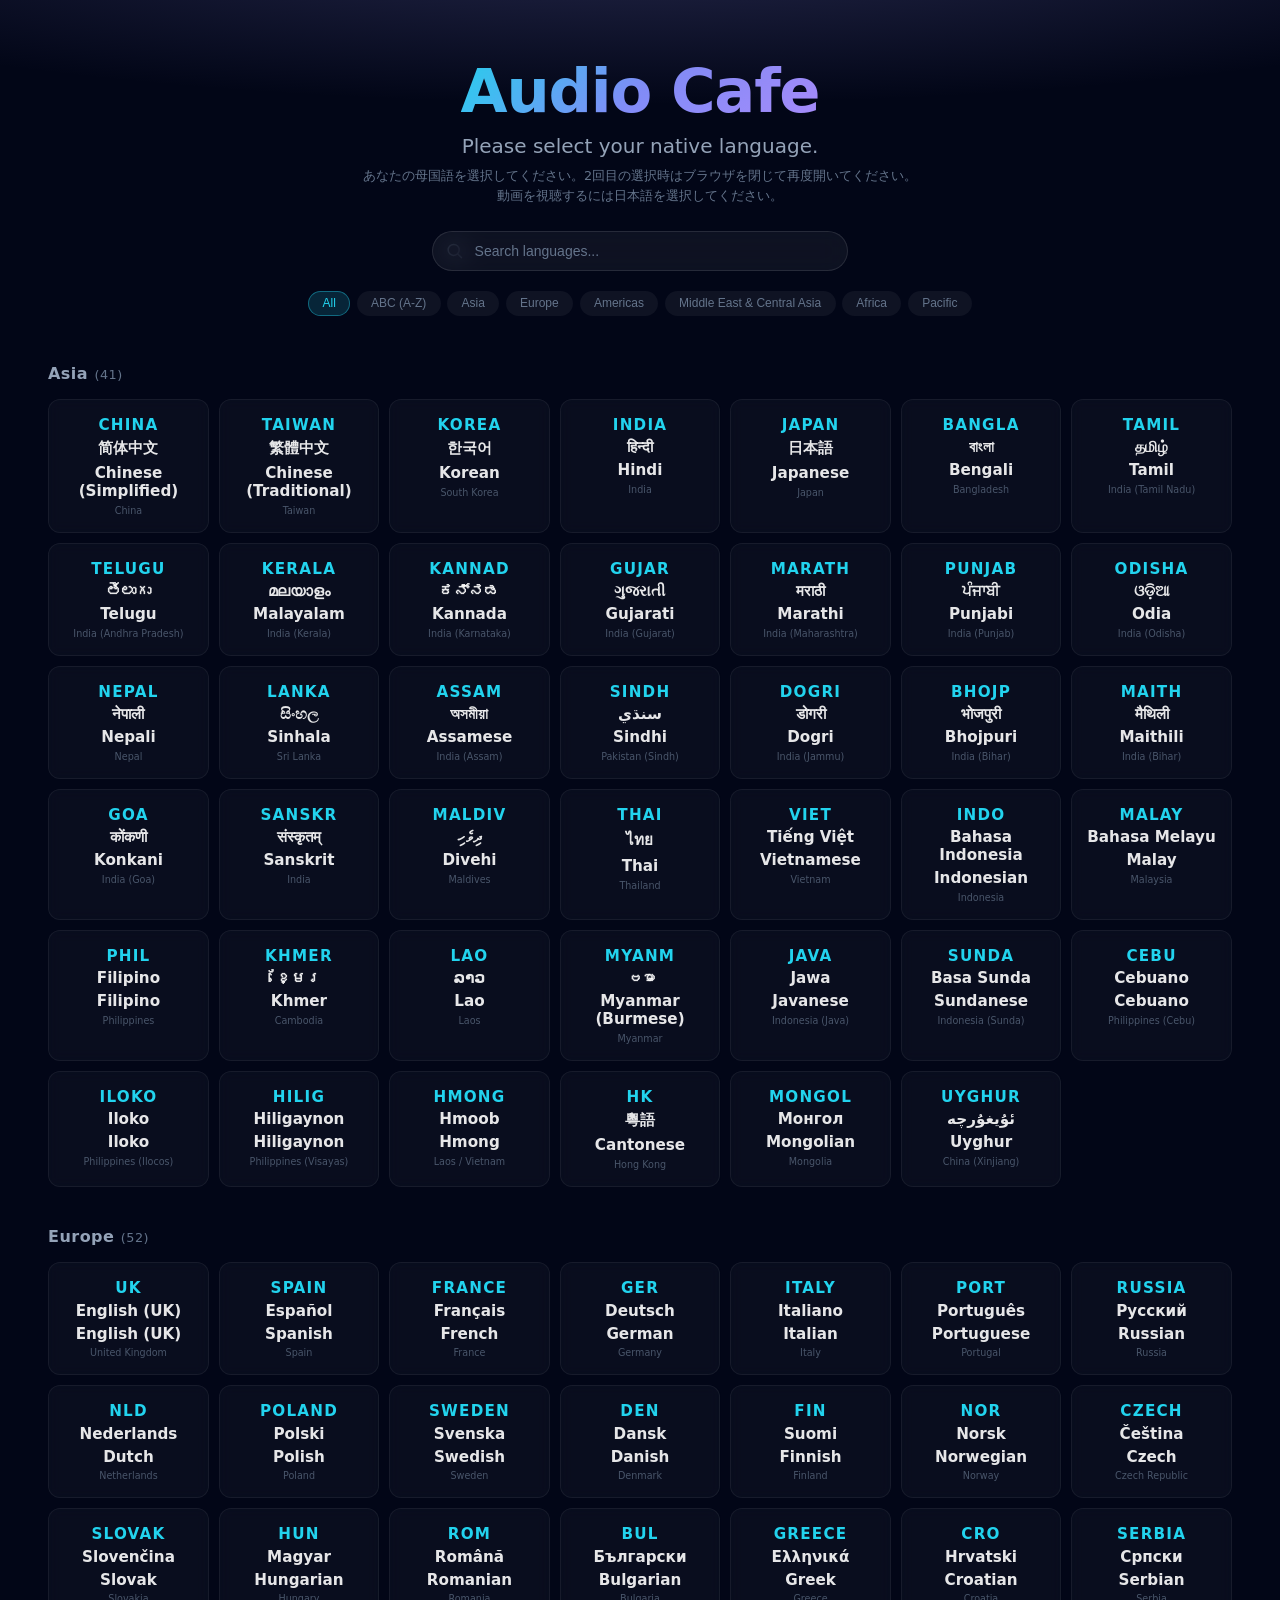
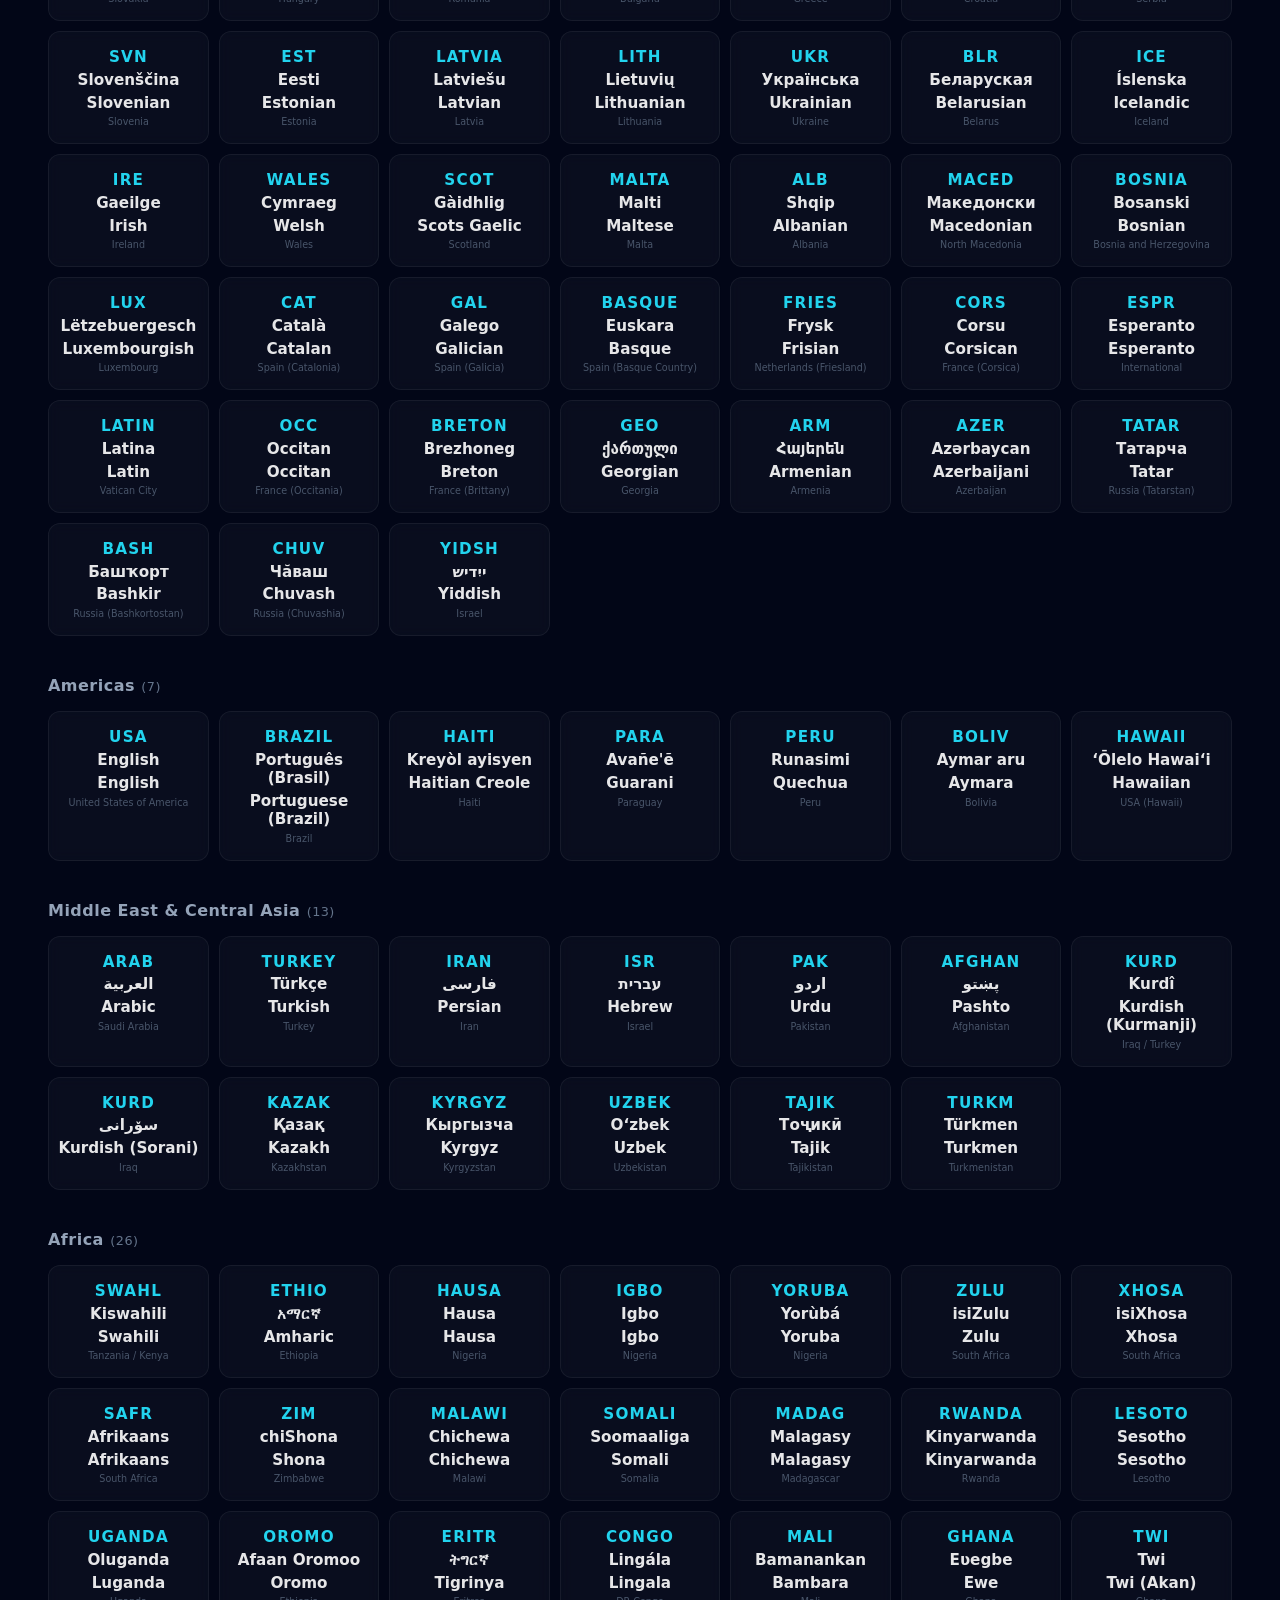
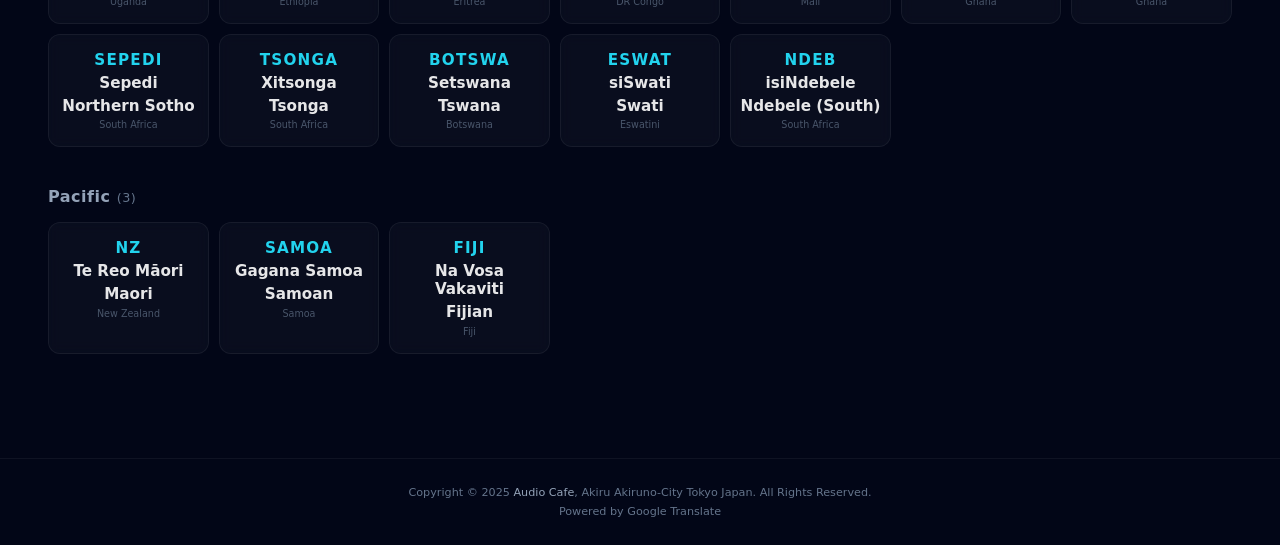
<file: world/index.html>
<!DOCTYPE html>
<html lang="ja">
<head>
<meta charset="UTF-8">
<meta name="viewport" content="width=device-width,initial-scale=1">
<title>Audio Cafe | World — Select Your Language</title>
<meta name="description" content="Translate audiocafe.tokyo into any of the world's languages via Google Translate.">
<link rel="icon" href="https://audiocafe.tokyo/favicon.ico">
<style>
*,*::before,*::after{margin:0;padding:0;box-sizing:border-box}
:root{--bg:#020617;--surface:rgba(255,255,255,.03);--border:rgba(255,255,255,.06);--border-hover:rgba(34,211,238,.3);--text:#e2e8f0;--text-dim:#94a3b8;--text-muted:#64748b;--cyan:#22d3ee;--cyan-glow:rgba(34,211,238,.15)}
html{scroll-behavior:smooth}
body{background:var(--bg);color:var(--text);font-family:'Segoe UI',system-ui,-apple-system,sans-serif;min-height:100vh;display:flex;flex-direction:column}
::selection{background:var(--cyan-glow);color:#fff}
.header{position:relative;overflow:hidden;text-align:center;padding:3.5rem 1rem 2rem}
.header::before{content:'';position:absolute;inset:0;background:radial-gradient(ellipse 80% 50% at 50% -20%,rgba(120,119,198,.3),transparent);pointer-events:none}
.logo{display:inline-block;font-size:clamp(2.5rem,6vw,3.8rem);font-weight:900;letter-spacing:-.02em;background:linear-gradient(135deg,#22d3ee,#818cf8,#a78bfa);-webkit-background-clip:text;background-clip:text;color:transparent;text-decoration:none;transition:opacity .2s}
.logo:hover{opacity:.85}
.subtitle{margin-top:.5rem;font-size:clamp(.95rem,2vw,1.25rem);color:var(--text-dim);font-weight:500}
.note{margin-top:.5rem;font-size:.8rem;color:var(--text-muted);max-width:36rem;margin-left:auto;margin-right:auto;line-height:1.6}
.search-wrap{position:relative;max-width:26rem;margin:1.5rem auto 0}
.search-icon{position:absolute;left:.9rem;top:50%;transform:translateY(-50%);width:1.1rem;height:1.1rem;color:var(--text-muted);pointer-events:none}
.search{width:100%;padding:.7rem 1rem .7rem 2.6rem;border-radius:9999px;border:1px solid rgba(255,255,255,.1);background:rgba(255,255,255,.05);color:#fff;font-size:.875rem;outline:none;backdrop-filter:blur(12px);transition:border-color .2s,box-shadow .2s}
.search::placeholder{color:var(--text-muted)}
.search:focus{border-color:rgba(34,211,238,.5);box-shadow:0 0 0 3px rgba(34,211,238,.12)}
.pills{display:flex;flex-wrap:wrap;justify-content:center;gap:.4rem;margin-top:1.2rem;padding:0 .5rem}
.pill{border:none;border-radius:9999px;padding:.35rem .9rem;font-size:.75rem;font-weight:500;cursor:pointer;transition:all .2s;background:rgba(255,255,255,.05);color:var(--text-muted)}
.pill:hover{background:rgba(255,255,255,.1);color:var(--text-dim)}
.pill.active{background:var(--cyan-glow);color:var(--cyan);box-shadow:inset 0 0 0 1px rgba(34,211,238,.4)}
.main{max-width:76rem;margin:0 auto;padding:1rem 1rem 4rem;width:100%;flex:1}
.region-section{margin-bottom:2.5rem}
.region-title{font-size:1rem;font-weight:600;color:var(--text-dim);margin-bottom:1rem;letter-spacing:.03em}
.region-count{font-size:.8rem;font-weight:400;color:var(--text-muted);margin-left:.4rem}
.grid{display:grid;grid-template-columns:repeat(auto-fill,minmax(140px,1fr));gap:.6rem}
@media(min-width:640px){.grid{grid-template-columns:repeat(auto-fill,minmax(155px,1fr))}}
@media(min-width:1024px){.grid{grid-template-columns:repeat(auto-fill,minmax(160px,1fr))}}
.card{display:flex;flex-direction:column;align-items:center;gap:.3rem;padding:1rem .5rem;border-radius:.75rem;border:1px solid var(--border);background:var(--surface);backdrop-filter:blur(6px);text-decoration:none;text-align:center;transition:transform .18s,border-color .18s,background .18s,box-shadow .18s;cursor:pointer}
.card:hover{transform:scale(1.04);border-color:var(--border-hover);background:rgba(255,255,255,.07);box-shadow:0 8px 24px rgba(34,211,238,.06)}
.card-code{font-size:.95rem;font-weight:800;letter-spacing:.08em;color:var(--cyan);transition:color .18s}
.card:hover .card-code{color:#67e8f9}
.card-native{font-size:.95rem;font-weight:600;color:rgba(255,255,255,.9)}
.card:hover .card-native{color:#fff}
.card-en{font-size:.95rem;font-weight:600;color:rgba(255,255,255,.9)}
.card:hover .card-en{color:#fff}
.card-country{font-size:.6rem;color:var(--text-muted);opacity:.7}
.card:hover .card-country{opacity:1}
.empty{text-align:center;padding:4rem 1rem;color:var(--text-muted);font-size:1rem}
.footer{border-top:1px solid rgba(255,255,255,.05);padding:1.5rem 1rem;text-align:center;font-size:.7rem;color:var(--text-muted);line-height:1.7}
.footer a{color:var(--text-dim);text-decoration:none;transition:color .2s}
.footer a:hover{color:#fff}
</style>
</head>
<body>

<header class="header">
  <a href="https://audiocafe.tokyo/top/" class="logo">Audio Cafe</a>
  <p class="subtitle">Please select your native language.</p>
  <p class="note">あなたの母国語を選択してください。2回目の選択時はブラウザを閉じて再度開いてください。<br>動画を視聴するには日本語を選択してください。</p>
  <div class="search-wrap">
    <svg class="search-icon" fill="none" viewBox="0 0 24 24" stroke-width="2" stroke="currentColor"><path stroke-linecap="round" stroke-linejoin="round" d="M21 21l-5.197-5.197m0 0A7.5 7.5 0 105.196 5.196a7.5 7.5 0 0010.607 10.607z"/></svg>
    <input type="text" class="search" id="search" placeholder="Search languages..." autocomplete="off">
  </div>
  <div class="pills" id="pills"></div>
</header>

<main class="main" id="main"></main>

<footer class="footer">
  <p>Copyright &copy; 2025 <a href="https://audiocafe.tokyo/top/">Audio Cafe</a>, Akiru Akiruno-City Tokyo Japan. All Rights Reserved.</p>
  <p>Powered by Google Translate</p>
</footer>

<script>
(function(){
"use strict";
var L=[
{g:"en",n:"English",t:"English",a:"USA",r:"Americas",c:"United States of America"},
{g:"en",n:"English (UK)",t:"English (UK)",a:"UK",r:"Europe",c:"United Kingdom"},
{g:"zh-CN",n:"Chinese (Simplified)",t:"\u7B80\u4F53\u4E2D\u6587",a:"CHINA",r:"Asia",c:"China"},
{g:"zh-TW",n:"Chinese (Traditional)",t:"\u7E41\u9AD4\u4E2D\u6587",a:"TAIWAN",r:"Asia",c:"Taiwan"},
{g:"es",n:"Spanish",t:"Espa\u00F1ol",a:"SPAIN",r:"Europe",c:"Spain"},
{g:"fr",n:"French",t:"Fran\u00E7ais",a:"FRANCE",r:"Europe",c:"France"},
{g:"de",n:"German",t:"Deutsch",a:"GER",r:"Europe",c:"Germany"},
{g:"it",n:"Italian",t:"Italiano",a:"ITALY",r:"Europe",c:"Italy"},
{g:"pt",n:"Portuguese",t:"Portugu\u00EAs",a:"PORT",r:"Europe",c:"Portugal"},
{g:"pt",n:"Portuguese (Brazil)",t:"Portugu\u00EAs (Brasil)",a:"BRAZIL",r:"Americas",c:"Brazil"},
{g:"ru",n:"Russian",t:"\u0420\u0443\u0441\u0441\u043A\u0438\u0439",a:"RUSSIA",r:"Europe",c:"Russia"},
{g:"ko",n:"Korean",t:"\uD55C\uAD6D\uC5B4",a:"KOREA",r:"Asia",c:"South Korea"},
{g:"ar",n:"Arabic",t:"\u0627\u0644\u0639\u0631\u0628\u064A\u0629",a:"ARAB",r:"Middle East",c:"Saudi Arabia"},
{g:"hi",n:"Hindi",t:"\u0939\u093F\u0928\u094D\u0926\u0940",a:"INDIA",r:"Asia",c:"India"},
{g:"ja",n:"Japanese",t:"\u65E5\u672C\u8A9E",a:"JAPAN",r:"Asia",c:"Japan"},
{g:"nl",n:"Dutch",t:"Nederlands",a:"NLD",r:"Europe",c:"Netherlands"},
{g:"pl",n:"Polish",t:"Polski",a:"POLAND",r:"Europe",c:"Poland"},
{g:"sv",n:"Swedish",t:"Svenska",a:"SWEDEN",r:"Europe",c:"Sweden"},
{g:"da",n:"Danish",t:"Dansk",a:"DEN",r:"Europe",c:"Denmark"},
{g:"fi",n:"Finnish",t:"Suomi",a:"FIN",r:"Europe",c:"Finland"},
{g:"no",n:"Norwegian",t:"Norsk",a:"NOR",r:"Europe",c:"Norway"},
{g:"cs",n:"Czech",t:"\u010Ce\u0161tina",a:"CZECH",r:"Europe",c:"Czech Republic"},
{g:"sk",n:"Slovak",t:"Sloven\u010Dina",a:"SLOVAK",r:"Europe",c:"Slovakia"},
{g:"hu",n:"Hungarian",t:"Magyar",a:"HUN",r:"Europe",c:"Hungary"},
{g:"ro",n:"Romanian",t:"Rom\u00E2n\u0103",a:"ROM",r:"Europe",c:"Romania"},
{g:"bg",n:"Bulgarian",t:"\u0411\u044A\u043B\u0433\u0430\u0440\u0441\u043A\u0438",a:"BUL",r:"Europe",c:"Bulgaria"},
{g:"el",n:"Greek",t:"\u0395\u03BB\u03BB\u03B7\u03BD\u03B9\u03BA\u03AC",a:"GREECE",r:"Europe",c:"Greece"},
{g:"hr",n:"Croatian",t:"Hrvatski",a:"CRO",r:"Europe",c:"Croatia"},
{g:"sr",n:"Serbian",t:"\u0421\u0440\u043F\u0441\u043A\u0438",a:"SERBIA",r:"Europe",c:"Serbia"},
{g:"sl",n:"Slovenian",t:"Sloven\u0161\u010Dina",a:"SVN",r:"Europe",c:"Slovenia"},
{g:"et",n:"Estonian",t:"Eesti",a:"EST",r:"Europe",c:"Estonia"},
{g:"lv",n:"Latvian",t:"Latvie\u0161u",a:"LATVIA",r:"Europe",c:"Latvia"},
{g:"lt",n:"Lithuanian",t:"Lietuvi\u0173",a:"LITH",r:"Europe",c:"Lithuania"},
{g:"uk",n:"Ukrainian",t:"\u0423\u043A\u0440\u0430\u0457\u043D\u0441\u044C\u043A\u0430",a:"UKR",r:"Europe",c:"Ukraine"},
{g:"be",n:"Belarusian",t:"\u0411\u0435\u043B\u0430\u0440\u0443\u0441\u043A\u0430\u044F",a:"BLR",r:"Europe",c:"Belarus"},
{g:"is",n:"Icelandic",t:"\u00CDslenska",a:"ICE",r:"Europe",c:"Iceland"},
{g:"ga",n:"Irish",t:"Gaeilge",a:"IRE",r:"Europe",c:"Ireland"},
{g:"cy",n:"Welsh",t:"Cymraeg",a:"WALES",r:"Europe",c:"Wales"},
{g:"gd",n:"Scots Gaelic",t:"G\u00E0idhlig",a:"SCOT",r:"Europe",c:"Scotland"},
{g:"mt",n:"Maltese",t:"Malti",a:"MALTA",r:"Europe",c:"Malta"},
{g:"sq",n:"Albanian",t:"Shqip",a:"ALB",r:"Europe",c:"Albania"},
{g:"mk",n:"Macedonian",t:"\u041C\u0430\u043A\u0435\u0434\u043E\u043D\u0441\u043A\u0438",a:"MACED",r:"Europe",c:"North Macedonia"},
{g:"bs",n:"Bosnian",t:"Bosanski",a:"BOSNIA",r:"Europe",c:"Bosnia and Herzegovina"},
{g:"lb",n:"Luxembourgish",t:"L\u00EBtzebuergesch",a:"LUX",r:"Europe",c:"Luxembourg"},
{g:"ca",n:"Catalan",t:"Catal\u00E0",a:"CAT",r:"Europe",c:"Spain (Catalonia)"},
{g:"gl",n:"Galician",t:"Galego",a:"GAL",r:"Europe",c:"Spain (Galicia)"},
{g:"eu",n:"Basque",t:"Euskara",a:"BASQUE",r:"Europe",c:"Spain (Basque Country)"},
{g:"fy",n:"Frisian",t:"Frysk",a:"FRIES",r:"Europe",c:"Netherlands (Friesland)"},
{g:"co",n:"Corsican",t:"Corsu",a:"CORS",r:"Europe",c:"France (Corsica)"},
{g:"eo",n:"Esperanto",t:"Esperanto",a:"ESPR",r:"Europe",c:"International"},
{g:"la",n:"Latin",t:"Latina",a:"LATIN",r:"Europe",c:"Vatican City"},
{g:"oc",n:"Occitan",t:"Occitan",a:"OCC",r:"Europe",c:"France (Occitania)"},
{g:"br",n:"Breton",t:"Brezhoneg",a:"BRETON",r:"Europe",c:"France (Brittany)"},
{g:"ka",n:"Georgian",t:"\u10E5\u10D0\u10E0\u10D7\u10E3\u10DA\u10D8",a:"GEO",r:"Europe",c:"Georgia"},
{g:"hy",n:"Armenian",t:"\u0540\u0561\u0575\u0565\u0580\u0565\u0576",a:"ARM",r:"Europe",c:"Armenia"},
{g:"az",n:"Azerbaijani",t:"Az\u0259rbaycan",a:"AZER",r:"Europe",c:"Azerbaijan"},
{g:"tt",n:"Tatar",t:"\u0422\u0430\u0442\u0430\u0440\u0447\u0430",a:"TATAR",r:"Europe",c:"Russia (Tatarstan)"},
{g:"ba",n:"Bashkir",t:"\u0411\u0430\u0448\u04A1\u043E\u0440\u0442",a:"BASH",r:"Europe",c:"Russia (Bashkortostan)"},
{g:"cv",n:"Chuvash",t:"\u0427\u04D1\u0432\u0430\u0448",a:"CHUV",r:"Europe",c:"Russia (Chuvashia)"},
{g:"yi",n:"Yiddish",t:"\u05D9\u05D9\u05B4\u05D3\u05D9\u05E9",a:"YIDSH",r:"Europe",c:"Israel"},
{g:"tr",n:"Turkish",t:"T\u00FCrk\u00E7e",a:"TURKEY",r:"Middle East",c:"Turkey"},
{g:"fa",n:"Persian",t:"\u0641\u0627\u0631\u0633\u06CC",a:"IRAN",r:"Middle East",c:"Iran"},
{g:"iw",n:"Hebrew",t:"\u05E2\u05D1\u05E8\u05D9\u05EA",a:"ISR",r:"Middle East",c:"Israel"},
{g:"ur",n:"Urdu",t:"\u0627\u0631\u062F\u0648",a:"PAK",r:"Middle East",c:"Pakistan"},
{g:"ps",n:"Pashto",t:"\u067E\u069A\u062A\u0648",a:"AFGHAN",r:"Middle East",c:"Afghanistan"},
{g:"ku",n:"Kurdish (Kurmanji)",t:"Kurd\u00EE",a:"KURD",r:"Middle East",c:"Iraq / Turkey"},
{g:"ckb",n:"Kurdish (Sorani)",t:"\u0633\u06C6\u0631\u0627\u0646\u06CC",a:"KURD",r:"Middle East",c:"Iraq"},
{g:"kk",n:"Kazakh",t:"\u049A\u0430\u0437\u0430\u049B",a:"KAZAK",r:"Middle East",c:"Kazakhstan"},
{g:"ky",n:"Kyrgyz",t:"\u041A\u044B\u0440\u0433\u044B\u0437\u0447\u0430",a:"KYRGYZ",r:"Middle East",c:"Kyrgyzstan"},
{g:"uz",n:"Uzbek",t:"O\u02BBzbek",a:"UZBEK",r:"Middle East",c:"Uzbekistan"},
{g:"tg",n:"Tajik",t:"\u0422\u043E\u04B7\u0438\u043A\u04E3",a:"TAJIK",r:"Middle East",c:"Tajikistan"},
{g:"tk",n:"Turkmen",t:"T\u00FCrkmen",a:"TURKM",r:"Middle East",c:"Turkmenistan"},
{g:"bn",n:"Bengali",t:"\u09AC\u09BE\u0982\u09B2\u09BE",a:"BANGLA",r:"Asia",c:"Bangladesh"},
{g:"ta",n:"Tamil",t:"\u0BA4\u0BAE\u0BBF\u0BB4\u0BCD",a:"TAMIL",r:"Asia",c:"India (Tamil Nadu)"},
{g:"te",n:"Telugu",t:"\u0C24\u0C46\u0C32\u0C41\u0C17\u0C41",a:"TELUGU",r:"Asia",c:"India (Andhra Pradesh)"},
{g:"ml",n:"Malayalam",t:"\u0D2E\u0D32\u0D2F\u0D3E\u0D33\u0D02",a:"KERALA",r:"Asia",c:"India (Kerala)"},
{g:"kn",n:"Kannada",t:"\u0C95\u0CA8\u0CCD\u0CA8\u0CA1",a:"KANNAD",r:"Asia",c:"India (Karnataka)"},
{g:"gu",n:"Gujarati",t:"\u0A97\u0AC1\u0A9C\u0AB0\u0ABE\u0AA4\u0AC0",a:"GUJAR",r:"Asia",c:"India (Gujarat)"},
{g:"mr",n:"Marathi",t:"\u092E\u0930\u093E\u0920\u0940",a:"MARATH",r:"Asia",c:"India (Maharashtra)"},
{g:"pa",n:"Punjabi",t:"\u0A2A\u0A70\u0A1C\u0A3E\u0A2C\u0A40",a:"PUNJAB",r:"Asia",c:"India (Punjab)"},
{g:"or",n:"Odia",t:"\u0B13\u0B21\u0B3C\u0B3F\u0B06",a:"ODISHA",r:"Asia",c:"India (Odisha)"},
{g:"ne",n:"Nepali",t:"\u0928\u0947\u092A\u093E\u0932\u0940",a:"NEPAL",r:"Asia",c:"Nepal"},
{g:"si",n:"Sinhala",t:"\u0DC3\u0DD2\u0D82\u0DC4\u0DBD",a:"LANKA",r:"Asia",c:"Sri Lanka"},
{g:"as",n:"Assamese",t:"\u0985\u09B8\u09AE\u09C0\u09AF\u09BC\u09BE",a:"ASSAM",r:"Asia",c:"India (Assam)"},
{g:"sd",n:"Sindhi",t:"\u0633\u0646\u068C\u064A",a:"SINDH",r:"Asia",c:"Pakistan (Sindh)"},
{g:"doi",n:"Dogri",t:"\u0921\u094B\u0917\u0930\u0940",a:"DOGRI",r:"Asia",c:"India (Jammu)"},
{g:"bho",n:"Bhojpuri",t:"\u092D\u094B\u091C\u092A\u0941\u0930\u0940",a:"BHOJP",r:"Asia",c:"India (Bihar)"},
{g:"mai",n:"Maithili",t:"\u092E\u0948\u0925\u093F\u0932\u0940",a:"MAITH",r:"Asia",c:"India (Bihar)"},
{g:"gom",n:"Konkani",t:"\u0915\u094B\u0902\u0915\u0923\u0940",a:"GOA",r:"Asia",c:"India (Goa)"},
{g:"sa",n:"Sanskrit",t:"\u0938\u0902\u0938\u094D\u0915\u0943\u0924\u092E\u094D",a:"SANSKR",r:"Asia",c:"India"},
{g:"dv",n:"Divehi",t:"\u078B\u07A8\u0788\u07AC\u0780\u07A8",a:"MALDIV",r:"Asia",c:"Maldives"},
{g:"th",n:"Thai",t:"\u0E44\u0E17\u0E22",a:"THAI",r:"Asia",c:"Thailand"},
{g:"vi",n:"Vietnamese",t:"Ti\u1EBFng Vi\u1EC7t",a:"VIET",r:"Asia",c:"Vietnam"},
{g:"id",n:"Indonesian",t:"Bahasa Indonesia",a:"INDO",r:"Asia",c:"Indonesia"},
{g:"ms",n:"Malay",t:"Bahasa Melayu",a:"MALAY",r:"Asia",c:"Malaysia"},
{g:"tl",n:"Filipino",t:"Filipino",a:"PHIL",r:"Asia",c:"Philippines"},
{g:"km",n:"Khmer",t:"\u1781\u17D2\u1798\u17C2\u179A",a:"KHMER",r:"Asia",c:"Cambodia"},
{g:"lo",n:"Lao",t:"\u0EA5\u0EB2\u0EA7",a:"LAO",r:"Asia",c:"Laos"},
{g:"my",n:"Myanmar (Burmese)",t:"\u1017\u1019\u102C",a:"MYANM",r:"Asia",c:"Myanmar"},
{g:"jw",n:"Javanese",t:"Jawa",a:"JAVA",r:"Asia",c:"Indonesia (Java)"},
{g:"su",n:"Sundanese",t:"Basa Sunda",a:"SUNDA",r:"Asia",c:"Indonesia (Sunda)"},
{g:"ceb",n:"Cebuano",t:"Cebuano",a:"CEBU",r:"Asia",c:"Philippines (Cebu)"},
{g:"ilo",n:"Iloko",t:"Iloko",a:"ILOKO",r:"Asia",c:"Philippines (Ilocos)"},
{g:"hil",n:"Hiligaynon",t:"Hiligaynon",a:"HILIG",r:"Asia",c:"Philippines (Visayas)"},
{g:"hmn",n:"Hmong",t:"Hmoob",a:"HMONG",r:"Asia",c:"Laos / Vietnam"},
{g:"yue",n:"Cantonese",t:"\u7CB5\u8A9E",a:"HK",r:"Asia",c:"Hong Kong"},
{g:"mn",n:"Mongolian",t:"\u041C\u043E\u043D\u0433\u043E\u043B",a:"MONGOL",r:"Asia",c:"Mongolia"},
{g:"ug",n:"Uyghur",t:"\u0626\u06C7\u064A\u063A\u06C7\u0631\u0686\u06D5",a:"UYGHUR",r:"Asia",c:"China (Xinjiang)"},
{g:"sw",n:"Swahili",t:"Kiswahili",a:"SWAHL",r:"Africa",c:"Tanzania / Kenya"},
{g:"am",n:"Amharic",t:"\u12A0\u121B\u122D\u129B",a:"ETHIO",r:"Africa",c:"Ethiopia"},
{g:"ha",n:"Hausa",t:"Hausa",a:"HAUSA",r:"Africa",c:"Nigeria"},
{g:"ig",n:"Igbo",t:"Igbo",a:"IGBO",r:"Africa",c:"Nigeria"},
{g:"yo",n:"Yoruba",t:"Yor\u00F9b\u00E1",a:"YORUBA",r:"Africa",c:"Nigeria"},
{g:"zu",n:"Zulu",t:"isiZulu",a:"ZULU",r:"Africa",c:"South Africa"},
{g:"xh",n:"Xhosa",t:"isiXhosa",a:"XHOSA",r:"Africa",c:"South Africa"},
{g:"af",n:"Afrikaans",t:"Afrikaans",a:"SAFR",r:"Africa",c:"South Africa"},
{g:"sn",n:"Shona",t:"chiShona",a:"ZIM",r:"Africa",c:"Zimbabwe"},
{g:"ny",n:"Chichewa",t:"Chichewa",a:"MALAWI",r:"Africa",c:"Malawi"},
{g:"so",n:"Somali",t:"Soomaaliga",a:"SOMALI",r:"Africa",c:"Somalia"},
{g:"mg",n:"Malagasy",t:"Malagasy",a:"MADAG",r:"Africa",c:"Madagascar"},
{g:"rw",n:"Kinyarwanda",t:"Kinyarwanda",a:"RWANDA",r:"Africa",c:"Rwanda"},
{g:"st",n:"Sesotho",t:"Sesotho",a:"LESOTO",r:"Africa",c:"Lesotho"},
{g:"lg",n:"Luganda",t:"Oluganda",a:"UGANDA",r:"Africa",c:"Uganda"},
{g:"om",n:"Oromo",t:"Afaan Oromoo",a:"OROMO",r:"Africa",c:"Ethiopia"},
{g:"ti",n:"Tigrinya",t:"\u1275\u130D\u122D\u129B",a:"ERITR",r:"Africa",c:"Eritrea"},
{g:"ln",n:"Lingala",t:"Ling\u00E1la",a:"CONGO",r:"Africa",c:"DR Congo"},
{g:"bm",n:"Bambara",t:"Bamanankan",a:"MALI",r:"Africa",c:"Mali"},
{g:"ee",n:"Ewe",t:"E\u028Begbe",a:"GHANA",r:"Africa",c:"Ghana"},
{g:"ak",n:"Twi (Akan)",t:"Twi",a:"TWI",r:"Africa",c:"Ghana"},
{g:"nso",n:"Northern Sotho",t:"Sepedi",a:"SEPEDI",r:"Africa",c:"South Africa"},
{g:"ts",n:"Tsonga",t:"Xitsonga",a:"TSONGA",r:"Africa",c:"South Africa"},
{g:"tn",n:"Tswana",t:"Setswana",a:"BOTSWA",r:"Africa",c:"Botswana"},
{g:"ss",n:"Swati",t:"siSwati",a:"ESWAT",r:"Africa",c:"Eswatini"},
{g:"nr",n:"Ndebele (South)",t:"isiNdebele",a:"NDEB",r:"Africa",c:"South Africa"},
{g:"ht",n:"Haitian Creole",t:"Krey\u00F2l ayisyen",a:"HAITI",r:"Americas",c:"Haiti"},
{g:"gn",n:"Guarani",t:"Ava\u00F1e'\u1EBD",a:"PARA",r:"Americas",c:"Paraguay"},
{g:"qu",n:"Quechua",t:"Runasimi",a:"PERU",r:"Americas",c:"Peru"},
{g:"ay",n:"Aymara",t:"Aymar aru",a:"BOLIV",r:"Americas",c:"Bolivia"},
{g:"haw",n:"Hawaiian",t:"\u02BB\u014Clelo Hawai\u02BBi",a:"HAWAII",r:"Americas",c:"USA (Hawaii)"},
{g:"mi",n:"Maori",t:"Te Reo M\u0101ori",a:"NZ",r:"Pacific",c:"New Zealand"},
{g:"sm",n:"Samoan",t:"Gagana Samoa",a:"SAMOA",r:"Pacific",c:"Samoa"},
{g:"fj",n:"Fijian",t:"Na Vosa Vakaviti",a:"FIJI",r:"Pacific",c:"Fiji"}
];

var REGIONS=["Asia","Europe","Americas","Middle East","Africa","Pacific"];
var REGION_LABELS={
  "Asia":"Asia",
  "Europe":"Europe",
  "Americas":"Americas",
  "Middle East":"Middle East & Central Asia",
  "Africa":"Africa",
  "Pacific":"Pacific"
};
var ABC_KEY="ABC";
var ABC_LABEL="ABC (A-Z)";

function makeUrl(gc){
  if(gc==="ja") return "https://audiocafe.tokyo/top/";
  return "https://audiocafe-tokyo.translate.goog/top/?_x_tr_sl=ja&_x_tr_tl="+encodeURIComponent(gc)+"&_x_tr_hl=ja&_x_tr_pto=wapp";
}

var searchEl=document.getElementById("search");
var pillsEl=document.getElementById("pills");
var mainEl=document.getElementById("main");
var activeRegion="all";

function buildPills(){
  var h='<button class="pill active" data-r="all">All</button>';
  h+='<button class="pill" data-r="'+ABC_KEY+'">'+ABC_LABEL+'</button>';
  for(var i=0;i<REGIONS.length;i++){
    h+='<button class="pill" data-r="'+REGIONS[i]+'">'+REGION_LABELS[REGIONS[i]]+'</button>';
  }
  pillsEl.innerHTML=h;
  var btns=pillsEl.querySelectorAll(".pill");
  for(var j=0;j<btns.length;j++){
    (function(b){
      b.addEventListener("click",function(){
        activeRegion=b.getAttribute("data-r");
        var all=pillsEl.querySelectorAll(".pill");
        for(var k=0;k<all.length;k++) all[k].className="pill";
        b.className="pill active";
        render();
      });
    })(btns[j]);
  }
}

function render(){
  var q=(searchEl.value||"").toLowerCase().trim();
  var base=L;
  if(activeRegion!=="all"&&activeRegion!==ABC_KEY){
    base=[];
    for(var i=0;i<L.length;i++){if(L[i].r===activeRegion)base.push(L[i]);}
  }
  var items=[];
  for(var i=0;i<base.length;i++){
    var c=base[i];
    if(!q||c.n.toLowerCase().indexOf(q)!==-1||c.t.toLowerCase().indexOf(q)!==-1||c.g.toLowerCase().indexOf(q)!==-1||c.c.toLowerCase().indexOf(q)!==-1||c.a.toLowerCase().indexOf(q)!==-1){
      items.push(c);
    }
  }
  if(!items.length){mainEl.innerHTML='<p class="empty">No languages found.</p>';return;}

  var html="";

  if(activeRegion===ABC_KEY){
    var sorted=items.slice().sort(function(a,b){
      var x=a.n.toLowerCase(),y=b.n.toLowerCase();
      return x<y?-1:x>y?1:0;
    });
    var groups={},letters=[];
    for(var i=0;i<sorted.length;i++){
      var letter=sorted[i].n.charAt(0).toUpperCase();
      if(!groups[letter]){groups[letter]=[];letters.push(letter);}
      groups[letter].push(sorted[i]);
    }
    letters.sort();
    for(var i=0;i<letters.length;i++){
      var arr=groups[letters[i]];
      html+='<section class="region-section"><h2 class="region-title">'+esc(letters[i])+'<span class="region-count">('+arr.length+')</span></h2><div class="grid">';
      for(var j=0;j<arr.length;j++) html+=cardHtml(arr[j]);
      html+='</div></section>';
    }
  }else{
    var order=activeRegion==="all"?REGIONS:[activeRegion];
    var grouped={};
    for(var i=0;i<order.length;i++) grouped[order[i]]=[];
    for(var i=0;i<items.length;i++){
      var r=items[i].r;
      if(!grouped[r]) grouped[r]=[];
      grouped[r].push(items[i]);
    }
    for(var i=0;i<order.length;i++){
      var arr=grouped[order[i]];
      if(!arr||!arr.length) continue;
      html+='<section class="region-section"><h2 class="region-title">'+REGION_LABELS[order[i]]+'<span class="region-count">('+arr.length+')</span></h2><div class="grid">';
      for(var j=0;j<arr.length;j++) html+=cardHtml(arr[j]);
      html+='</div></section>';
    }
  }
  mainEl.innerHTML=html;
}

function cardHtml(c){
  return '<a class="card" href="'+makeUrl(c.g)+'" target="_blank" rel="noopener noreferrer">'
    +'<span class="card-code">'+esc(c.a)+'</span>'
    +'<span class="card-native">'+esc(c.t)+'</span>'
    +'<span class="card-en">'+esc(c.n)+'</span>'
    +'<span class="card-country">'+esc(c.c)+'</span>'
    +'</a>';
}

function esc(s){var d=document.createElement("div");d.textContent=s;return d.innerHTML;}

searchEl.addEventListener("input",function(){render();});
buildPills();
render();
})();
</script>
</body>
</html>
</file>
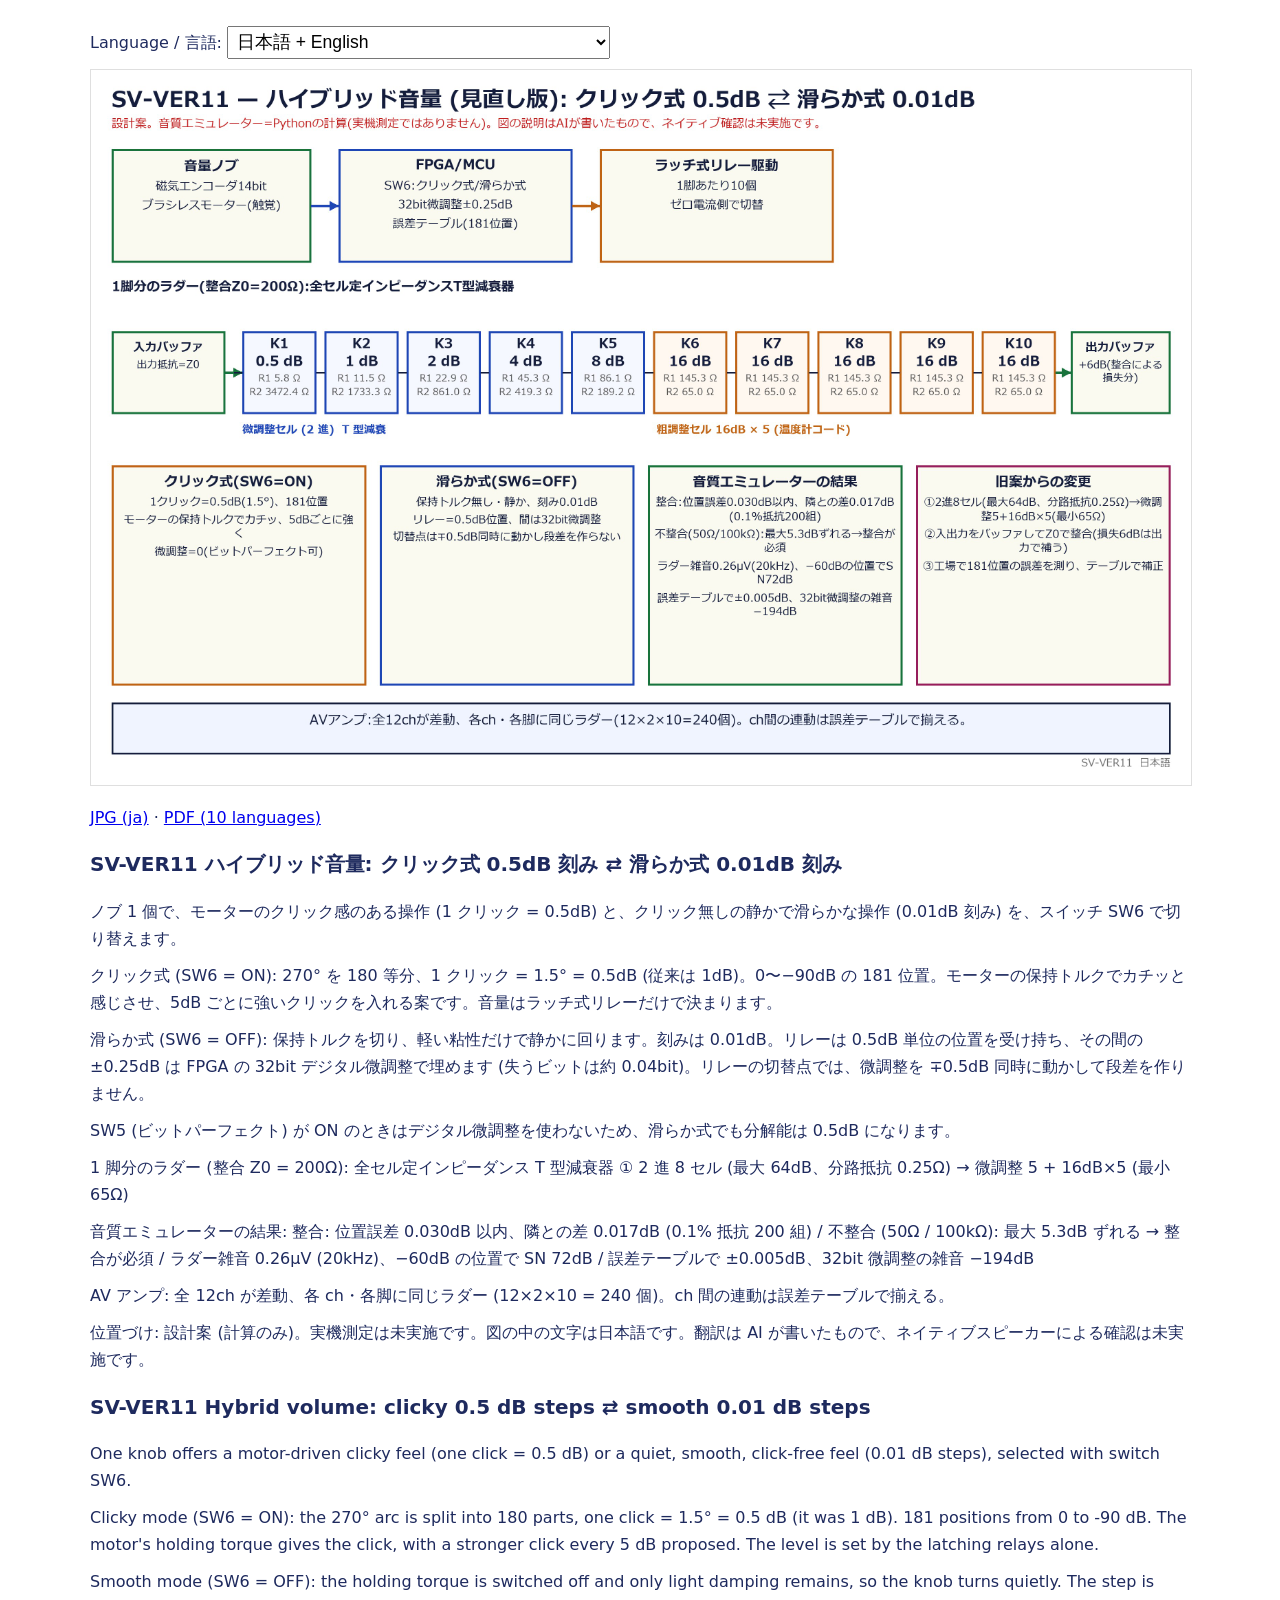
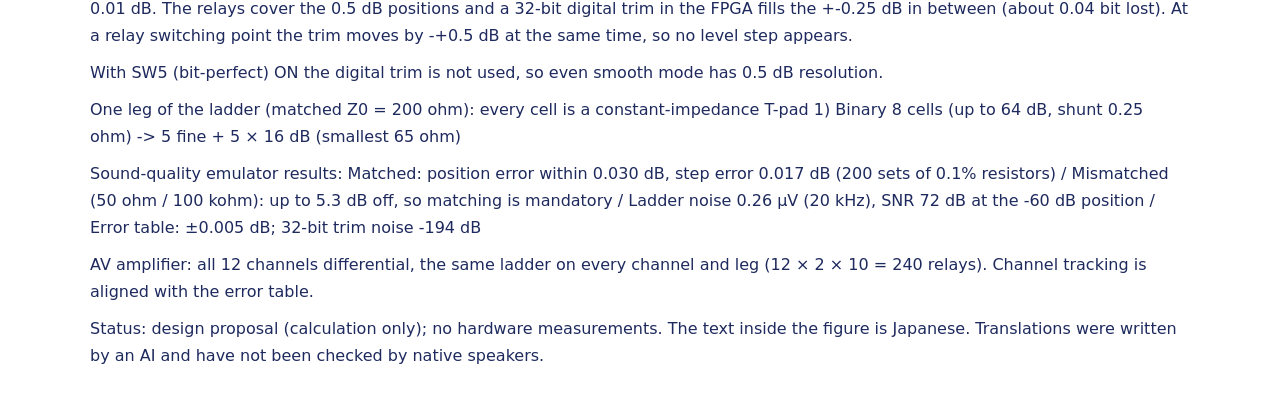
<file: analog-amp/sv11-volume.html>
<!doctype html><html lang="ja"><head><meta charset="utf-8"><meta name="viewport" content="width=device-width,initial-scale=1">
<title>SV-VER11 hybrid volume</title>
<style>:root{--bg:#fff;--fg:#1e2a5e}@media(prefers-color-scheme:dark){:root{--bg:#14172a;--fg:#e6e9ff}}
body{margin:0 auto;max-width:1100px;padding:16px;background:var(--bg);color:var(--fg);font:16px/1.7 system-ui,"Meiryo",sans-serif}
img{max-width:100%;height:auto;border:1px solid #8884}select{font-size:1.1rem;padding:.3rem}h2{font-size:1.25rem}p{margin:.6rem 0}section{margin-top:1rem}</style></head><body>
<p><label>Language / 言語: <select id="sel"><option value="default">日本語 + English</option><option value="ja">日本語</option><option value="en">English</option><option value="de">Deutsch</option><option value="ru">Русский</option><option value="uk">Українська</option><option value="it">Italiano</option><option value="fr">Français</option><option value="es">Español</option><option value="ar">العربية</option><option value="fa">イラン（ペルシャ）/ Iran (Persia) — فارسی</option></select></label></p>
<p><img id="fig" data-base="sv11-volume-" alt="SV-VER11 hybrid volume schematic"></p>
<p><a id="dl1" href="#">JPG</a> · <a href="sv11-volume-10lang.pdf">PDF (10 languages)</a></p>
<section lang="ja" id="ja" hidden><h2>SV-VER11 ハイブリッド音量: クリック式 0.5dB 刻み ⇄ 滑らか式 0.01dB 刻み</h2><p>ノブ 1 個で、モーターのクリック感のある操作 (1 クリック = 0.5dB) と、クリック無しの静かで滑らかな操作 (0.01dB 刻み) を、スイッチ SW6 で切り替えます。</p><p>クリック式 (SW6 = ON): 270° を 180 等分、1 クリック = 1.5° = 0.5dB (従来は 1dB)。0〜−90dB の 181 位置。モーターの保持トルクでカチッと感じさせ、5dB ごとに強いクリックを入れる案です。音量はラッチ式リレーだけで決まります。</p><p>滑らか式 (SW6 = OFF): 保持トルクを切り、軽い粘性だけで静かに回ります。刻みは 0.01dB。リレーは 0.5dB 単位の位置を受け持ち、その間の ±0.25dB は FPGA の 32bit デジタル微調整で埋めます (失うビットは約 0.04bit)。リレーの切替点では、微調整を ∓0.5dB 同時に動かして段差を作りません。</p><p>SW5 (ビットパーフェクト) が ON のときはデジタル微調整を使わないため、滑らか式でも分解能は 0.5dB になります。</p><p>1 脚分のラダー (整合 Z0 = 200Ω): 全セル定インピーダンス T 型減衰器 ① 2 進 8 セル (最大 64dB、分路抵抗 0.25Ω) → 微調整 5 + 16dB×5 (最小 65Ω)</p><p>音質エミュレーターの結果: 整合: 位置誤差 0.030dB 以内、隣との差 0.017dB (0.1% 抵抗 200 組) / 不整合 (50Ω / 100kΩ): 最大 5.3dB ずれる → 整合が必須 / ラダー雑音 0.26µV (20kHz)、−60dB の位置で SN 72dB / 誤差テーブルで ±0.005dB、32bit 微調整の雑音 −194dB</p><p>AV アンプ: 全 12ch が差動、各 ch・各脚に同じラダー (12×2×10 = 240 個)。ch 間の連動は誤差テーブルで揃える。</p><p>位置づけ: 設計案 (計算のみ)。実機測定は未実施です。図の中の文字は日本語です。翻訳は AI が書いたもので、ネイティブスピーカーによる確認は未実施です。</p></section>
<section lang="en" id="en" hidden><h2>SV-VER11 Hybrid volume: clicky 0.5 dB steps ⇄ smooth 0.01 dB steps</h2><p>One knob offers a motor-driven clicky feel (one click = 0.5 dB) or a quiet, smooth, click-free feel (0.01 dB steps), selected with switch SW6.</p><p>Clicky mode (SW6 = ON): the 270° arc is split into 180 parts, one click = 1.5° = 0.5 dB (it was 1 dB). 181 positions from 0 to -90 dB. The motor&#x27;s holding torque gives the click, with a stronger click every 5 dB proposed. The level is set by the latching relays alone.</p><p>Smooth mode (SW6 = OFF): the holding torque is switched off and only light damping remains, so the knob turns quietly. The step is 0.01 dB. The relays cover the 0.5 dB positions and a 32-bit digital trim in the FPGA fills the +-0.25 dB in between (about 0.04 bit lost). At a relay switching point the trim moves by -+0.5 dB at the same time, so no level step appears.</p><p>With SW5 (bit-perfect) ON the digital trim is not used, so even smooth mode has 0.5 dB resolution.</p><p>One leg of the ladder (matched Z0 = 200 ohm): every cell is a constant-impedance T-pad 1) Binary 8 cells (up to 64 dB, shunt 0.25 ohm) -&gt; 5 fine + 5 × 16 dB (smallest 65 ohm)</p><p>Sound-quality emulator results: Matched: position error within 0.030 dB, step error 0.017 dB (200 sets of 0.1% resistors) / Mismatched (50 ohm / 100 kohm): up to 5.3 dB off, so matching is mandatory / Ladder noise 0.26 µV (20 kHz), SNR 72 dB at the -60 dB position / Error table: ±0.005 dB; 32-bit trim noise -194 dB</p><p>AV amplifier: all 12 channels differential, the same ladder on every channel and leg (12 × 2 × 10 = 240 relays). Channel tracking is aligned with the error table.</p><p>Status: design proposal (calculation only); no hardware measurements. The text inside the figure is Japanese. Translations were written by an AI and have not been checked by native speakers.</p></section>
<section lang="de" id="de" hidden><h2>SV-VER11 Hybrid-Lautstärke: klickend in 0,5-dB-Schritten ⇄ gleitend in 0,01-dB-Schritten</h2><p>Ein einziger Drehknopf bietet entweder motorisch erzeugtes Klickgefühl (ein Klick = 0,5 dB) oder ein leises, gleitendes Drehen ohne Klicks (0,01-dB-Schritte); umgeschaltet wird mit dem Schalter SW6.</p><p>Klickmodus (SW6 = EIN): Der Drehwinkel von 270° ist in 180 Teile geteilt, ein Klick = 1,5° = 0,5 dB (früher 1 dB). 181 Stellungen von 0 bis −90 dB. Das Haltemoment des Motors erzeugt den Klick; vorgeschlagen ist ein stärkerer Klick alle 5 dB. Der Pegel wird allein von den Latching-Relais bestimmt.</p><p>Gleitmodus (SW6 = AUS): Das Haltemoment wird abgeschaltet, es bleibt nur eine leichte Dämpfung, der Knopf dreht sich leise. Die Schrittweite beträgt 0,01 dB. Die Relais decken die 0,5-dB-Stellungen ab, eine digitale 32-Bit-Feinkorrektur im FPGA füllt die ±0,25 dB dazwischen (etwa 0,04 Bit gehen verloren). Am Relais-Umschaltpunkt wird die Korrektur gleichzeitig um ∓0,5 dB bewegt, damit kein Pegelsprung entsteht.</p><p>Ist SW5 (Bit-Perfect) EIN, wird die digitale Feinkorrektur nicht verwendet; auch der Gleitmodus hat dann nur 0,5 dB Auflösung.</p><p>Ein Zweig der Kette (angepasst, Z0 = 200 Ohm): jede Zelle ist ein T-Dämpfungsglied mit konstanter Impedanz 1) Binär 8 Zellen (bis 64 dB, Nebenschluss 0,25 Ohm) -&gt; 5 fein + 5 × 16 dB (kleinster 65 Ohm)</p><p>Ergebnisse des Klangqualitäts-Emulators: Angepasst: Stellungsfehler bis 0,030 dB, Schrittfehler 0,017 dB (200 Sätze 0,1-%-Widerstände) / Fehlangepasst (50 Ohm / 100 kOhm): bis 5,3 dB daneben, Anpassung ist Pflicht / Rauschen der Kette 0,26 µV (20 kHz), SNR 72 dB bei −60 dB / Fehlertabelle: ±0,005 dB; Rauschen der 32-Bit-Korrektur −194 dB</p><p>AV-Verstärker: alle 12 Kanäle differenziell, dieselbe Kette je Kanal und Zweig (12 × 2 × 10 = 240 Relais). Der Gleichlauf der Kanäle wird mit der Fehlertabelle abgeglichen.</p><p>Status: Entwurf (nur berechnet), keine Messungen am Gerät. Die Beschriftung in der Abbildung ist japanisch. Die Übersetzungen stammen von einer KI und wurden nicht von Muttersprachlern geprüft.</p></section>
<section lang="ru" id="ru" hidden><h2>SV-VER11 Гибридная регулировка громкости: щелчки по 0,5 дБ ⇄ плавно по 0,01 дБ</h2><p>Одна ручка даёт либо ощущение щелчков от мотора (один щелчок = 0,5 дБ), либо тихое плавное вращение без щелчков (шаг 0,01 дБ); режим выбирается переключателем SW6.</p><p>Режим щелчков (SW6 = ВКЛ): угол 270° разделён на 180 частей, один щелчок = 1,5° = 0,5 дБ (раньше 1 дБ). 181 положение от 0 до −90 дБ. Щелчок создаёт удерживающий момент мотора; предлагается более сильный щелчок через каждые 5 дБ. Уровень задают только реле с фиксацией.</p><p>Плавный режим (SW6 = ВЫКЛ): удерживающий момент отключён, остаётся лишь лёгкое демпфирование, ручка вращается тихо. Шаг 0,01 дБ. Реле отвечают за положения через 0,5 дБ, а 32-разрядная цифровая подстройка в ПЛИС заполняет промежуток ±0,25 дБ (теряется около 0,04 бита). В точке переключения реле подстройка одновременно смещается на ∓0,5 дБ, поэтому скачка уровня нет.</p><p>Если SW5 (бит-в-бит) включён, цифровая подстройка не используется, и даже в плавном режиме разрешение составляет 0,5 дБ.</p><p>Одно плечо цепочки (согласование Z0 = 200 Ом): каждая ячейка — Т-аттенюатор с постоянным импедансом 1) Двоичные 8 ячеек (до 64 дБ, шунт 0,25 Ом) -&gt; 5 точных + 5 × 16 дБ (минимум 65 Ом)</p><p>Результаты эмулятора качества звука: Согласовано: ошибка положения до 0,030 дБ, шага 0,017 дБ (200 наборов резисторов 0,1 %) / Рассогласование (50 Ом / 100 кОм): до 5,3 дБ — согласование обязательно / Шум цепочки 0,26 мкВ (20 кГц), SNR 72 дБ в положении −60 дБ / Таблица ошибок: ±0,005 дБ; шум 32-бит подстройки −194 дБ</p><p>AV-усилитель: все 12 каналов дифференциальные, одна цепочка на каждый канал и плечо (12 × 2 × 10 = 240 реле). Согласование каналов выравнивается таблицей ошибок.</p><p>Статус: проект (только расчёт), измерений на реальном устройстве нет. Надписи на рисунке — на японском. Переводы выполнены ИИ и не проверялись носителями языка.</p></section>
<section lang="uk" id="uk" hidden><h2>SV-VER11 Гібридне регулювання гучності: клацання по 0,5 дБ ⇄ плавно по 0,01 дБ</h2><p>Одна ручка дає або відчуття клацань від мотора (одне клацання = 0,5 дБ), або тихе плавне обертання без клацань (крок 0,01 дБ); режим обирається перемикачем SW6.</p><p>Режим клацань (SW6 = УВІМК): кут 270° поділено на 180 частин, одне клацання = 1,5° = 0,5 дБ (раніше 1 дБ). 181 положення від 0 до −90 дБ. Клацання створює утримувальний момент мотора; пропонується сильніше клацання через кожні 5 дБ. Рівень задають лише реле з фіксацією.</p><p>Плавний режим (SW6 = ВИМК): утримувальний момент вимкнено, лишається тільки легке демпфування, ручка обертається тихо. Крок 0,01 дБ. Реле відповідають за положення через 0,5 дБ, а 32-розрядне цифрове підстроювання в ПЛІС заповнює проміжок ±0,25 дБ (втрачається близько 0,04 біта). У точці перемикання реле підстроювання одночасно зміщується на ∓0,5 дБ, тож стрибка рівня немає.</p><p>Якщо SW5 (біт-у-біт) увімкнено, цифрове підстроювання не використовується, і навіть у плавному режимі роздільність становить 0,5 дБ.</p><p>Одне плече ланцюжка (узгодження Z0 = 200 Ом): кожна комірка — Т-атенюатор зі сталим імпедансом 1) Двійкові 8 комірок (до 64 дБ, шунт 0,25 Ом) -&gt; 5 точних + 5 × 16 дБ (мінімум 65 Ом)</p><p>Результати емулятора якості звуку: Узгоджено: похибка положення до 0,030 дБ, кроку 0,017 дБ (200 наборів резисторів 0,1 %) / Неузгоджено (50 Ом / 100 кОм): до 5,3 дБ — узгодження обов&#x27;язкове / Шум ланцюжка 0,26 мкВ (20 кГц), SNR 72 дБ у положенні −60 дБ / Таблиця похибок: ±0,005 дБ; шум 32-біт підстроювання −194 дБ</p><p>AV-підсилювач: усі 12 каналів диференціальні, один ланцюжок на кожен канал і плече (12 × 2 × 10 = 240 реле). Узгодження каналів вирівнюється таблицею похибок.</p><p>Статус: проєкт (лише розрахунок), вимірювань на реальному пристрої немає. Написи на рисунку — японською. Переклади виконано ШІ й не перевірено носіями мови.</p></section>
<section lang="it" id="it" hidden><h2>SV-VER11 Volume ibrido: a scatti da 0,5 dB ⇄ fluido da 0,01 dB</h2><p>Un&#x27;unica manopola offre il feeling a scatti generato dal motore (uno scatto = 0,5 dB) oppure una rotazione silenziosa e fluida senza scatti (passi da 0,01 dB), selezionabile con l&#x27;interruttore SW6.</p><p>Modalità a scatti (SW6 = ON): l&#x27;arco di 270° è diviso in 180 parti, uno scatto = 1,5° = 0,5 dB (prima 1 dB). 181 posizioni da 0 a −90 dB. La coppia di tenuta del motore dà lo scatto; si propone uno scatto più marcato ogni 5 dB. Il livello è fissato solo dai relè a ritenuta.</p><p>Modalità fluida (SW6 = OFF): la coppia di tenuta è disattivata e resta solo un leggero smorzamento, quindi la manopola gira in silenzio. Il passo è 0,01 dB. I relè coprono le posizioni da 0,5 dB e una regolazione fine digitale a 32 bit nell&#x27;FPGA riempie i ±0,25 dB intermedi (si perdono circa 0,04 bit). Al punto di commutazione dei relè la regolazione si sposta di ∓0,5 dB nello stesso istante, così non compare alcun gradino di livello.</p><p>Con SW5 (bit-perfect) su ON la regolazione fine digitale non viene usata, quindi anche la modalità fluida ha una risoluzione di 0,5 dB.</p><p>Un ramo della scala (adattata, Z0 = 200 ohm): ogni cella è un attenuatore a T a impedenza costante 1) Binarie 8 celle (fino a 64 dB, shunt 0,25 ohm) -&gt; 5 fini + 5 × 16 dB (minimo 65 ohm)</p><p>Risultati dell&#x27;emulatore di qualità sonora: Adattato: errore di posizione entro 0,030 dB, di passo 0,017 dB (200 serie di resistenze allo 0,1 %) / Disadattato (50 ohm / 100 kohm): fino a 5,3 dB di scarto, l&#x27;adattamento è obbligatorio / Rumore della scala 0,26 µV (20 kHz), SNR 72 dB alla posizione −60 dB / Tabella errori: ±0,005 dB; rumore della regolazione a 32 bit −194 dB</p><p>Amplificatore AV: tutti i 12 canali differenziali, la stessa scala su ogni canale e ramo (12 × 2 × 10 = 240 relè). L&#x27;inseguimento tra i canali si allinea con la tabella degli errori.</p><p>Stato: proposta di progetto (solo calcolo), nessuna misura su hardware. Il testo nella figura è in giapponese. Le traduzioni sono state scritte da un&#x27;IA e non sono state verificate da madrelingua.</p></section>
<section lang="fr" id="fr" hidden><h2>SV-VER11 Volume hybride : par crans de 0,5 dB ⇄ fluide par pas de 0,01 dB</h2><p>Un seul bouton offre soit la sensation de crans produite par le moteur (un cran = 0,5 dB), soit une rotation silencieuse et fluide sans crans (pas de 0,01 dB), au choix avec l&#x27;interrupteur SW6.</p><p>Mode à crans (SW6 = ON) : l&#x27;arc de 270° est divisé en 180 parties, un cran = 1,5° = 0,5 dB (auparavant 1 dB). 181 positions de 0 à −90 dB. Le couple de maintien du moteur donne le cran ; un cran plus marqué tous les 5 dB est proposé. Le niveau est fixé uniquement par les relais à verrouillage.</p><p>Mode fluide (SW6 = OFF) : le couple de maintien est coupé et il ne reste qu&#x27;un léger amortissement, le bouton tourne donc silencieusement. Le pas est de 0,01 dB. Les relais couvrent les positions de 0,5 dB et un réglage fin numérique sur 32 bits dans le FPGA comble les ±0,25 dB intermédiaires (environ 0,04 bit perdu). Au point de commutation d&#x27;un relais, le réglage fin se déplace de ∓0,5 dB au même instant, de sorte qu&#x27;aucune marche de niveau n&#x27;apparaît.</p><p>Lorsque SW5 (bit-perfect) est sur ON, le réglage fin numérique n&#x27;est pas utilisé ; même en mode fluide la résolution est alors de 0,5 dB.</p><p>Une branche de l&#x27;échelle (adaptée, Z0 = 200 ohms) : chaque cellule est un atténuateur en T à impédance constante 1) Binaire 8 cellules (jusqu&#x27;à 64 dB, shunt 0,25 ohm) -&gt; 5 fines + 5 × 16 dB (minimum 65 ohms)</p><p>Résultats de l&#x27;émulateur de qualité sonore: Adapté : erreur de position jusqu&#x27;à 0,030 dB, de pas 0,017 dB (200 jeux de résistances à 0,1 %) / Désadapté (50 ohms / 100 kohms) : jusqu&#x27;à 5,3 dB d&#x27;écart, l&#x27;adaptation est obligatoire / Bruit de l&#x27;échelle 0,26 µV (20 kHz), SNR 72 dB à la position −60 dB / Table d&#x27;erreurs : ±0,005 dB ; bruit du réglage 32 bits −194 dB</p><p>Amplificateur AV : les 12 canaux différentiels, la même échelle sur chaque canal et branche (12 × 2 × 10 = 240 relais). Le suivi entre canaux est aligné par la table d&#x27;erreurs.</p><p>Statut : proposition de conception (calcul seulement), aucune mesure sur matériel. Le texte dans la figure est en japonais. Les traductions ont été rédigées par une IA et n&#x27;ont pas été vérifiées par des locuteurs natifs.</p></section>
<section lang="es" id="es" hidden><h2>SV-VER11 Volumen híbrido: por clics de 0,5 dB ⇄ suave en pasos de 0,01 dB</h2><p>Un solo mando ofrece la sensación de clics generada por el motor (un clic = 0,5 dB) o un giro silencioso y suave sin clics (pasos de 0,01 dB), seleccionable con el interruptor SW6.</p><p>Modo con clics (SW6 = ON): el arco de 270° se divide en 180 partes, un clic = 1,5° = 0,5 dB (antes 1 dB). 181 posiciones de 0 a −90 dB. El par de retención del motor produce el clic; se propone un clic más fuerte cada 5 dB. El nivel lo fijan solo los relés de enclavamiento.</p><p>Modo suave (SW6 = OFF): se desactiva el par de retención y solo queda un ligero amortiguamiento, de modo que el mando gira en silencio. El paso es de 0,01 dB. Los relés cubren las posiciones de 0,5 dB y un ajuste fino digital de 32 bits en la FPGA rellena los ±0,25 dB intermedios (se pierden unos 0,04 bits). En el punto de conmutación de un relé, el ajuste fino se desplaza ∓0,5 dB a la vez, así que no aparece ningún escalón de nivel.</p><p>Con SW5 (bit-perfect) en ON no se usa el ajuste fino digital, por lo que incluso el modo suave tiene una resolución de 0,5 dB.</p><p>Una rama de la escalera (adaptada, Z0 = 200 ohmios): cada celda es un atenuador en T de impedancia constante 1) Binario de 8 celdas (hasta 64 dB, derivación 0,25 ohmios) -&gt; 5 finas + 5 × 16 dB (mínimo 65 ohmios)</p><p>Resultados del emulador de calidad de sonido: Adaptado: error de posición hasta 0,030 dB, de paso 0,017 dB (200 juegos de resistencias al 0,1 %) / Desadaptado (50 ohmios / 100 kohmios): hasta 5,3 dB de desvío, la adaptación es obligatoria / Ruido de la escalera 0,26 µV (20 kHz), SNR 72 dB en la posición −60 dB / Tabla de errores: ±0,005 dB; ruido del ajuste de 32 bits −194 dB</p><p>Amplificador AV: los 12 canales diferenciales, la misma escalera en cada canal y rama (12 × 2 × 10 = 240 relés). El seguimiento entre canales se alinea con la tabla de errores.</p><p>Estado: propuesta de diseño (solo cálculo), sin mediciones en hardware. El texto dentro de la figura está en japonés. Las traducciones las escribió una IA y no las han revisado hablantes nativos.</p></section>
<section lang="ar" dir="rtl" id="ar" hidden><h2>SV-VER11 مستوى صوت هجين: نقرات بخطوة 0.5 ديسيبل ⇄ سلس بخطوة 0.01 ديسيبل</h2><p>يوفّر مقبض واحد إما إحساس النقرات الناتج عن المحرّك (نقرة واحدة = 0.5 ديسيبل) أو دورانًا هادئًا وسلسًا بلا نقرات (خطوة 0.01 ديسيبل)، ويُختار ذلك بالمفتاح SW6.</p><p>وضع النقرات (SW6 = تشغيل): يُقسَّم قوس 270° إلى 180 جزءًا، والنقرة الواحدة = 1.5° = 0.5 ديسيبل (كانت 1 ديسيبل). 181 موضعًا من 0 إلى −90 ديسيبل. تُنتج عزم تثبيت المحرّك النقرة، ويُقترح نقرة أقوى كل 5 ديسيبل. ويُحدَّد المستوى بالمرحّلات ذات التثبيت وحدها.</p><p>الوضع السلس (SW6 = إيقاف): يُلغى عزم التثبيت ويبقى تخميد خفيف فقط، فيدور المقبض بهدوء. الخطوة 0.01 ديسيبل. تتولى المرحّلات المواضع بخطوة 0.5 ديسيبل، ويملأ ضبط رقمي دقيق بدقة 32 بت في FPGA مجال ±0.25 ديسيبل بينها (يُفقد نحو 0.04 بت). وعند نقطة تبديل المرحّل يتحرك الضبط الدقيق بمقدار ∓0.5 ديسيبل في اللحظة نفسها فلا تظهر قفزة في المستوى.</p><p>عندما يكون SW5 (بت بيرفكت) قيد التشغيل لا يُستخدم الضبط الرقمي الدقيق، فتكون الدقة 0.5 ديسيبل حتى في الوضع السلس.</p><p>فرع واحد من السلّم (توافق Z0 = 200 أوم): كل خلية مخفّض T ثابت المعاوقة 1) ثنائي 8 خلايا (حتى 64 ديسيبل، تفرّع 0.25 أوم) -&gt; 5 دقيقة + 5 × 16 ديسيبل (الأدنى 65 أوم)</p><p>نتائج محاكي جودة الصوت: متوافق: خطأ الموضع حتى 0.030 ديسيبل، وخطأ الخطوة 0.017 (200 مجموعة مقاومات 0.1%) / غير متوافق (50 أوم / 100 كيلو أوم): انحراف حتى 5.3 ديسيبل فالتوافق إلزامي / ضجيج السلّم 0.26 µV (20 كيلوهرتز)، SNR 72 ديسيبل عند موضع −60 / جدول الأخطاء: ±0.005 ديسيبل؛ ضجيج ضبط 32 بت −194 ديسيبل</p><p>مضخّم AV: القنوات الـ12 كلها تفاضلية، والسلّم نفسه لكل قناة وفرع (12 × 2 × 10 = 240 مرحّلًا). يُوحَّد تطابق القنوات بجدول الأخطاء.</p><p>الوضع: مقترح تصميم (حسابات فقط) ولم تُجرَ أي قياسات على جهاز فعلي. النص داخل الصورة بالياباني. كُتبت الترجمات بواسطة الذكاء الاصطناعي ولم يراجعها ناطقون أصليون.</p></section>
<section lang="fa" dir="rtl" id="fa" hidden><h2>SV-VER11 ولوم ترکیبی: کلیکی با گام ۰٫۵ دسی‌بل ⇄ نرم با گام ۰٫۰۱ دسی‌بل</h2><p>یک دستگیره یا حس کلیک‌های موتوری (هر کلیک = ۰٫۵ دسی‌بل) یا چرخش آرام و نرم بدون کلیک (گام ۰٫۰۱ دسی‌بل) را فراهم می‌کند و با کلید SW6 انتخاب می‌شود.</p><p>حالت کلیکی (SW6 = روشن): قوس ۲۷۰ درجه به ۱۸۰ بخش تقسیم می‌شود و هر کلیک = ۱٫۵ درجه = ۰٫۵ دسی‌بل (قبلاً ۱ دسی‌بل). ۱۸۱ موقعیت از ۰ تا ۹۰− دسی‌بل. گشتاور نگهدارنده موتور کلیک را ایجاد می‌کند و کلیکی قوی‌تر در هر ۵ دسی‌بل پیشنهاد شده است. سطح فقط با رله‌های قفل‌شونده تعیین می‌شود.</p><p>حالت نرم (SW6 = خاموش): گشتاور نگهدارنده قطع می‌شود و فقط میرایی ملایمی می‌ماند، پس دستگیره بی‌صدا می‌چرخد. گام ۰٫۰۱ دسی‌بل است. رله‌ها موقعیت‌های ۰٫۵ دسی‌بلی را پوشش می‌دهند و تنظیم دقیق دیجیتال ۳۲ بیتی در FPGA بازهٔ ±۰٫۲۵ دسی‌بل میان آن‌ها را پر می‌کند (حدود ۰٫۰۴ بیت از دست می‌رود). در نقطهٔ سوئیچ رله، تنظیم دقیق هم‌زمان ∓۰٫۵ دسی‌بل جابه‌جا می‌شود تا پله‌ای در سطح پدید نیاید.</p><p>وقتی SW5 (بیت‌پرفکت) روشن است، تنظیم دقیق دیجیتال استفاده نمی‌شود و حتی در حالت نرم دقت ۰٫۵ دسی‌بل است.</p><p>یک شاخه از نردبان (تطبیق Z0 = 200 اهم): هر سلول تضعیف‌کنندهٔ T با امپدانس ثابت است 1) دودویی 8 سلول (تا 64 دسی‌بل، شنت 0.25 اهم) -&gt; 5 ریز + 5 × 16 دسی‌بل (کمینه 65 اهم)</p><p>نتایج شبیه‌ساز کیفیت صدا: تطبیق‌یافته: خطای موقعیت تا 0.030 دسی‌بل، خطای گام 0.017 (200 مجموعه مقاومت 0.1٪) / نامتطبق (50 اهم / 100 کیلواهم): تا 5.3 دسی‌بل انحراف، پس تطبیق الزامی است / نویز نردبان 0.26 µV (20 کیلوهرتز)، SNR 72 دسی‌بل در موقعیت −60 / جدول خطا: ±0.005 دسی‌بل؛ نویز تنظیم 32 بیتی −194 دسی‌بل</p><p>آمپلی‌فایر AV: هر 12 کانال تفاضلی‌اند، همان نردبان روی هر کانال و شاخه (12 × 2 × 10 = 240 رله). هم‌گامی کانال‌ها با جدول خطا یکسان می‌شود.</p><p>وضعیت: پیشنهاد طراحی (فقط محاسبه) و بدون اندازه‌گیری روی سخت‌افزار. متن داخل تصویر ژاپنی است. ترجمه‌ها را هوش مصنوعی نوشته و گویشوران بومی بررسی نکرده‌اند.</p></section>
<script>(function(){var s=document.getElementById('sel');
function show(v){var on=v==='default'?['ja','en']:[v];document.querySelectorAll('section').forEach(function(e){e.hidden=on.indexOf(e.id)<0});s.value=v;var fl=v==='default'?'ja':v,im=document.getElementById('fig');im.src=im.dataset.base+fl+'.jpg';var a=document.getElementById('dl1');a.href=im.src;a.textContent='JPG ('+fl+')';try{localStorage.setItem('vollang',v)}catch(e){}}
var v='default';try{v=localStorage.getItem('vollang')||'default'}catch(e){}if(v!=='default'&&!document.getElementById(v))v='default';show(v);s.onchange=function(){show(s.value)}})();</script></body></html>
</file>
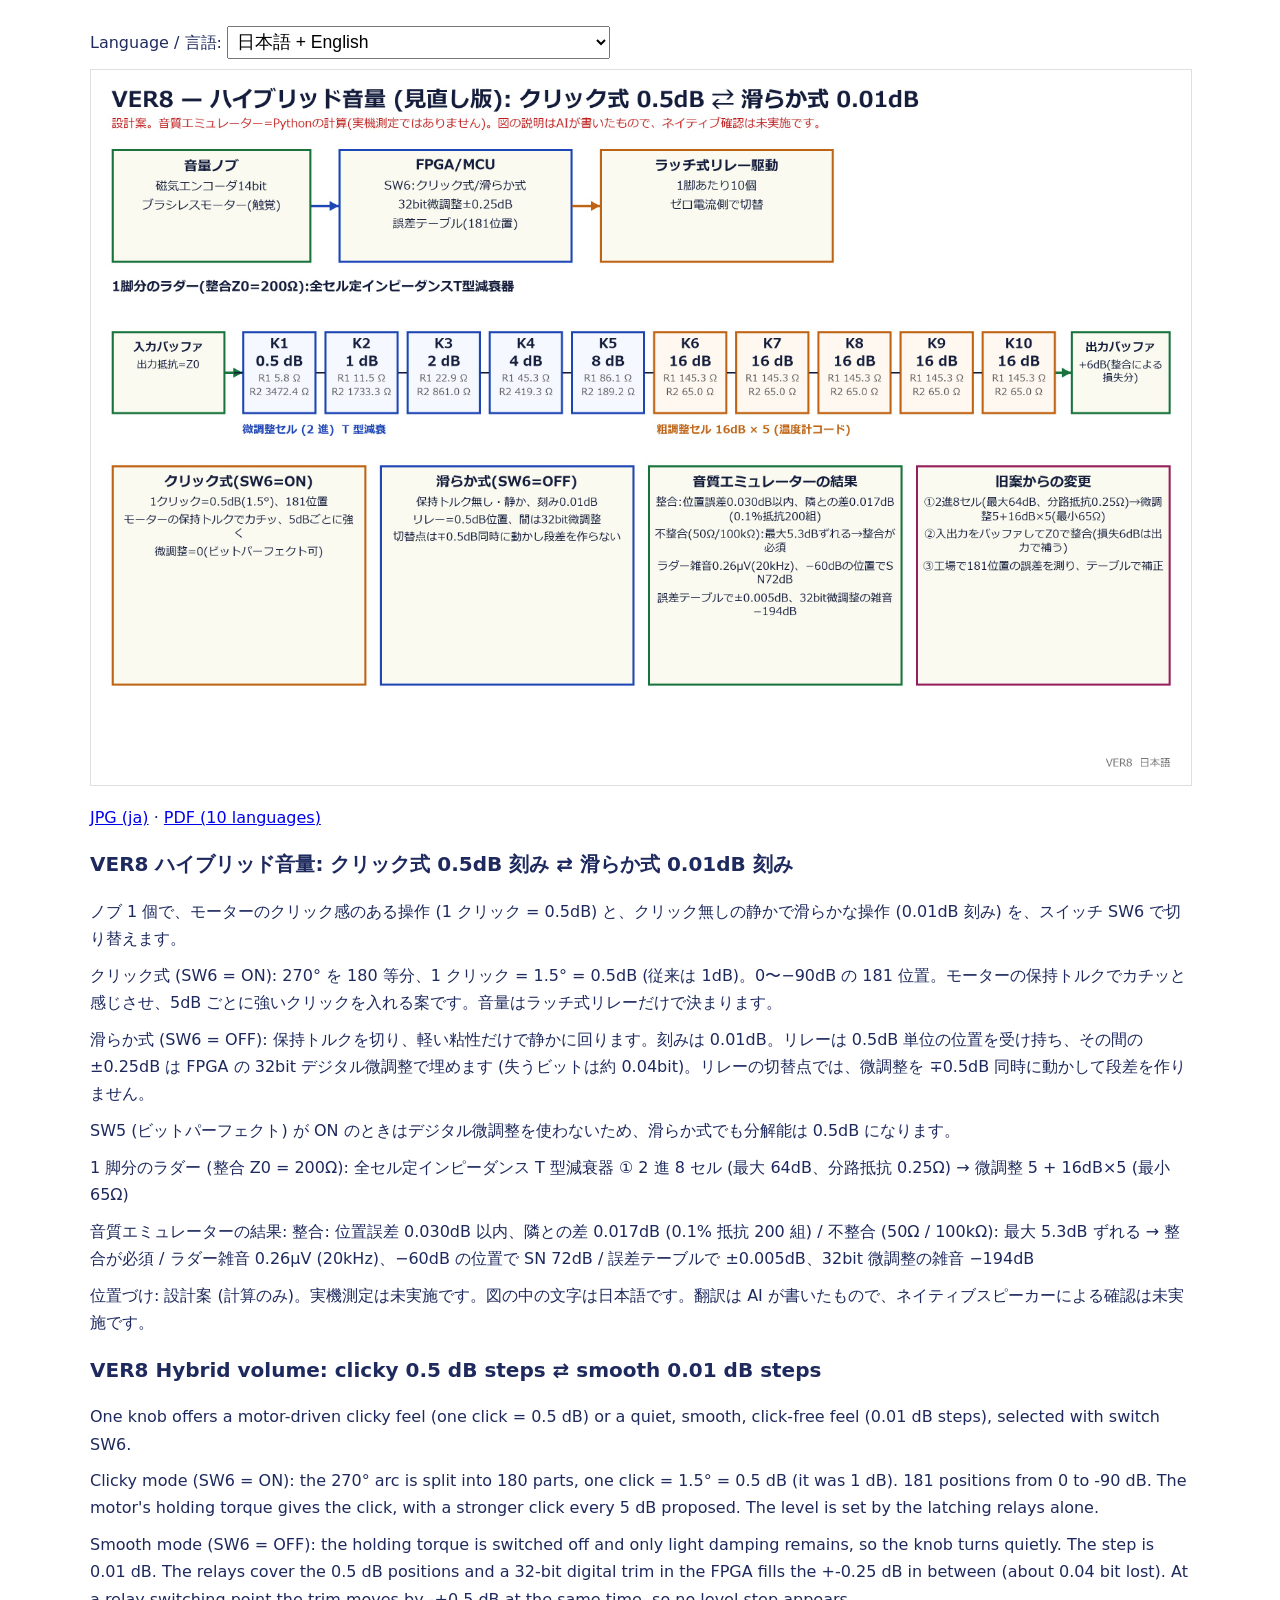
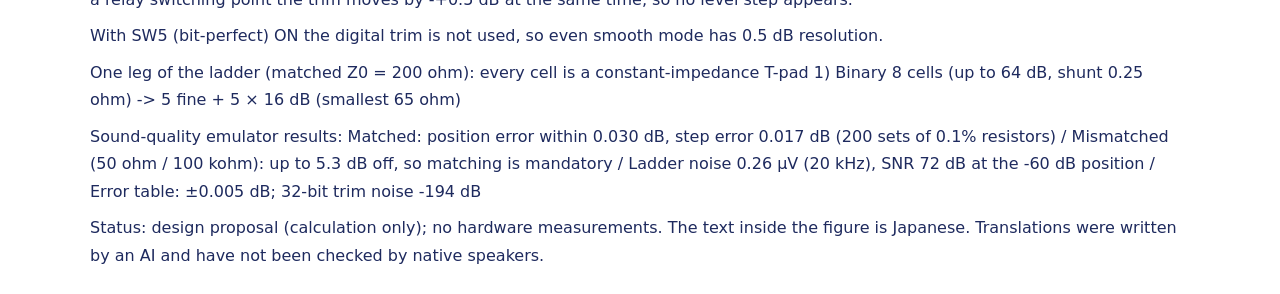
<file: analog-amp/ver8-volume.html>
<!doctype html><html lang="ja"><head><meta charset="utf-8"><meta name="viewport" content="width=device-width,initial-scale=1">
<title>VER8 hybrid volume</title>
<style>:root{--bg:#fff;--fg:#1e2a5e}@media(prefers-color-scheme:dark){:root{--bg:#14172a;--fg:#e6e9ff}}
body{margin:0 auto;max-width:1100px;padding:16px;background:var(--bg);color:var(--fg);font:16px/1.7 system-ui,"Meiryo",sans-serif}
img{max-width:100%;height:auto;border:1px solid #8884}select{font-size:1.1rem;padding:.3rem}h2{font-size:1.25rem}p{margin:.6rem 0}section{margin-top:1rem}</style></head><body>
<p><label>Language / 言語: <select id="sel"><option value="default">日本語 + English</option><option value="ja">日本語</option><option value="en">English</option><option value="de">Deutsch</option><option value="ru">Русский</option><option value="uk">Українська</option><option value="it">Italiano</option><option value="fr">Français</option><option value="es">Español</option><option value="ar">العربية</option><option value="fa">イラン（ペルシャ）/ Iran (Persia) — فارسی</option></select></label></p>
<p><img id="fig" data-base="ver8-volume-" alt="VER8 hybrid volume schematic"></p>
<p><a id="dl1" href="#">JPG</a> · <a href="ver8-volume-10lang.pdf">PDF (10 languages)</a></p>
<section lang="ja" id="ja" hidden><h2>VER8 ハイブリッド音量: クリック式 0.5dB 刻み ⇄ 滑らか式 0.01dB 刻み</h2><p>ノブ 1 個で、モーターのクリック感のある操作 (1 クリック = 0.5dB) と、クリック無しの静かで滑らかな操作 (0.01dB 刻み) を、スイッチ SW6 で切り替えます。</p><p>クリック式 (SW6 = ON): 270° を 180 等分、1 クリック = 1.5° = 0.5dB (従来は 1dB)。0〜−90dB の 181 位置。モーターの保持トルクでカチッと感じさせ、5dB ごとに強いクリックを入れる案です。音量はラッチ式リレーだけで決まります。</p><p>滑らか式 (SW6 = OFF): 保持トルクを切り、軽い粘性だけで静かに回ります。刻みは 0.01dB。リレーは 0.5dB 単位の位置を受け持ち、その間の ±0.25dB は FPGA の 32bit デジタル微調整で埋めます (失うビットは約 0.04bit)。リレーの切替点では、微調整を ∓0.5dB 同時に動かして段差を作りません。</p><p>SW5 (ビットパーフェクト) が ON のときはデジタル微調整を使わないため、滑らか式でも分解能は 0.5dB になります。</p><p>1 脚分のラダー (整合 Z0 = 200Ω): 全セル定インピーダンス T 型減衰器 ① 2 進 8 セル (最大 64dB、分路抵抗 0.25Ω) → 微調整 5 + 16dB×5 (最小 65Ω)</p><p>音質エミュレーターの結果: 整合: 位置誤差 0.030dB 以内、隣との差 0.017dB (0.1% 抵抗 200 組) / 不整合 (50Ω / 100kΩ): 最大 5.3dB ずれる → 整合が必須 / ラダー雑音 0.26µV (20kHz)、−60dB の位置で SN 72dB / 誤差テーブルで ±0.005dB、32bit 微調整の雑音 −194dB</p><p>位置づけ: 設計案 (計算のみ)。実機測定は未実施です。図の中の文字は日本語です。翻訳は AI が書いたもので、ネイティブスピーカーによる確認は未実施です。</p></section>
<section lang="en" id="en" hidden><h2>VER8 Hybrid volume: clicky 0.5 dB steps ⇄ smooth 0.01 dB steps</h2><p>One knob offers a motor-driven clicky feel (one click = 0.5 dB) or a quiet, smooth, click-free feel (0.01 dB steps), selected with switch SW6.</p><p>Clicky mode (SW6 = ON): the 270° arc is split into 180 parts, one click = 1.5° = 0.5 dB (it was 1 dB). 181 positions from 0 to -90 dB. The motor&#x27;s holding torque gives the click, with a stronger click every 5 dB proposed. The level is set by the latching relays alone.</p><p>Smooth mode (SW6 = OFF): the holding torque is switched off and only light damping remains, so the knob turns quietly. The step is 0.01 dB. The relays cover the 0.5 dB positions and a 32-bit digital trim in the FPGA fills the +-0.25 dB in between (about 0.04 bit lost). At a relay switching point the trim moves by -+0.5 dB at the same time, so no level step appears.</p><p>With SW5 (bit-perfect) ON the digital trim is not used, so even smooth mode has 0.5 dB resolution.</p><p>One leg of the ladder (matched Z0 = 200 ohm): every cell is a constant-impedance T-pad 1) Binary 8 cells (up to 64 dB, shunt 0.25 ohm) -&gt; 5 fine + 5 × 16 dB (smallest 65 ohm)</p><p>Sound-quality emulator results: Matched: position error within 0.030 dB, step error 0.017 dB (200 sets of 0.1% resistors) / Mismatched (50 ohm / 100 kohm): up to 5.3 dB off, so matching is mandatory / Ladder noise 0.26 µV (20 kHz), SNR 72 dB at the -60 dB position / Error table: ±0.005 dB; 32-bit trim noise -194 dB</p><p>Status: design proposal (calculation only); no hardware measurements. The text inside the figure is Japanese. Translations were written by an AI and have not been checked by native speakers.</p></section>
<section lang="de" id="de" hidden><h2>VER8 Hybrid-Lautstärke: klickend in 0,5-dB-Schritten ⇄ gleitend in 0,01-dB-Schritten</h2><p>Ein einziger Drehknopf bietet entweder motorisch erzeugtes Klickgefühl (ein Klick = 0,5 dB) oder ein leises, gleitendes Drehen ohne Klicks (0,01-dB-Schritte); umgeschaltet wird mit dem Schalter SW6.</p><p>Klickmodus (SW6 = EIN): Der Drehwinkel von 270° ist in 180 Teile geteilt, ein Klick = 1,5° = 0,5 dB (früher 1 dB). 181 Stellungen von 0 bis −90 dB. Das Haltemoment des Motors erzeugt den Klick; vorgeschlagen ist ein stärkerer Klick alle 5 dB. Der Pegel wird allein von den Latching-Relais bestimmt.</p><p>Gleitmodus (SW6 = AUS): Das Haltemoment wird abgeschaltet, es bleibt nur eine leichte Dämpfung, der Knopf dreht sich leise. Die Schrittweite beträgt 0,01 dB. Die Relais decken die 0,5-dB-Stellungen ab, eine digitale 32-Bit-Feinkorrektur im FPGA füllt die ±0,25 dB dazwischen (etwa 0,04 Bit gehen verloren). Am Relais-Umschaltpunkt wird die Korrektur gleichzeitig um ∓0,5 dB bewegt, damit kein Pegelsprung entsteht.</p><p>Ist SW5 (Bit-Perfect) EIN, wird die digitale Feinkorrektur nicht verwendet; auch der Gleitmodus hat dann nur 0,5 dB Auflösung.</p><p>Ein Zweig der Kette (angepasst, Z0 = 200 Ohm): jede Zelle ist ein T-Dämpfungsglied mit konstanter Impedanz 1) Binär 8 Zellen (bis 64 dB, Nebenschluss 0,25 Ohm) -&gt; 5 fein + 5 × 16 dB (kleinster 65 Ohm)</p><p>Ergebnisse des Klangqualitäts-Emulators: Angepasst: Stellungsfehler bis 0,030 dB, Schrittfehler 0,017 dB (200 Sätze 0,1-%-Widerstände) / Fehlangepasst (50 Ohm / 100 kOhm): bis 5,3 dB daneben, Anpassung ist Pflicht / Rauschen der Kette 0,26 µV (20 kHz), SNR 72 dB bei −60 dB / Fehlertabelle: ±0,005 dB; Rauschen der 32-Bit-Korrektur −194 dB</p><p>Status: Entwurf (nur berechnet), keine Messungen am Gerät. Die Beschriftung in der Abbildung ist japanisch. Die Übersetzungen stammen von einer KI und wurden nicht von Muttersprachlern geprüft.</p></section>
<section lang="ru" id="ru" hidden><h2>VER8 Гибридная регулировка громкости: щелчки по 0,5 дБ ⇄ плавно по 0,01 дБ</h2><p>Одна ручка даёт либо ощущение щелчков от мотора (один щелчок = 0,5 дБ), либо тихое плавное вращение без щелчков (шаг 0,01 дБ); режим выбирается переключателем SW6.</p><p>Режим щелчков (SW6 = ВКЛ): угол 270° разделён на 180 частей, один щелчок = 1,5° = 0,5 дБ (раньше 1 дБ). 181 положение от 0 до −90 дБ. Щелчок создаёт удерживающий момент мотора; предлагается более сильный щелчок через каждые 5 дБ. Уровень задают только реле с фиксацией.</p><p>Плавный режим (SW6 = ВЫКЛ): удерживающий момент отключён, остаётся лишь лёгкое демпфирование, ручка вращается тихо. Шаг 0,01 дБ. Реле отвечают за положения через 0,5 дБ, а 32-разрядная цифровая подстройка в ПЛИС заполняет промежуток ±0,25 дБ (теряется около 0,04 бита). В точке переключения реле подстройка одновременно смещается на ∓0,5 дБ, поэтому скачка уровня нет.</p><p>Если SW5 (бит-в-бит) включён, цифровая подстройка не используется, и даже в плавном режиме разрешение составляет 0,5 дБ.</p><p>Одно плечо цепочки (согласование Z0 = 200 Ом): каждая ячейка — Т-аттенюатор с постоянным импедансом 1) Двоичные 8 ячеек (до 64 дБ, шунт 0,25 Ом) -&gt; 5 точных + 5 × 16 дБ (минимум 65 Ом)</p><p>Результаты эмулятора качества звука: Согласовано: ошибка положения до 0,030 дБ, шага 0,017 дБ (200 наборов резисторов 0,1 %) / Рассогласование (50 Ом / 100 кОм): до 5,3 дБ — согласование обязательно / Шум цепочки 0,26 мкВ (20 кГц), SNR 72 дБ в положении −60 дБ / Таблица ошибок: ±0,005 дБ; шум 32-бит подстройки −194 дБ</p><p>Статус: проект (только расчёт), измерений на реальном устройстве нет. Надписи на рисунке — на японском. Переводы выполнены ИИ и не проверялись носителями языка.</p></section>
<section lang="uk" id="uk" hidden><h2>VER8 Гібридне регулювання гучності: клацання по 0,5 дБ ⇄ плавно по 0,01 дБ</h2><p>Одна ручка дає або відчуття клацань від мотора (одне клацання = 0,5 дБ), або тихе плавне обертання без клацань (крок 0,01 дБ); режим обирається перемикачем SW6.</p><p>Режим клацань (SW6 = УВІМК): кут 270° поділено на 180 частин, одне клацання = 1,5° = 0,5 дБ (раніше 1 дБ). 181 положення від 0 до −90 дБ. Клацання створює утримувальний момент мотора; пропонується сильніше клацання через кожні 5 дБ. Рівень задають лише реле з фіксацією.</p><p>Плавний режим (SW6 = ВИМК): утримувальний момент вимкнено, лишається тільки легке демпфування, ручка обертається тихо. Крок 0,01 дБ. Реле відповідають за положення через 0,5 дБ, а 32-розрядне цифрове підстроювання в ПЛІС заповнює проміжок ±0,25 дБ (втрачається близько 0,04 біта). У точці перемикання реле підстроювання одночасно зміщується на ∓0,5 дБ, тож стрибка рівня немає.</p><p>Якщо SW5 (біт-у-біт) увімкнено, цифрове підстроювання не використовується, і навіть у плавному режимі роздільність становить 0,5 дБ.</p><p>Одне плече ланцюжка (узгодження Z0 = 200 Ом): кожна комірка — Т-атенюатор зі сталим імпедансом 1) Двійкові 8 комірок (до 64 дБ, шунт 0,25 Ом) -&gt; 5 точних + 5 × 16 дБ (мінімум 65 Ом)</p><p>Результати емулятора якості звуку: Узгоджено: похибка положення до 0,030 дБ, кроку 0,017 дБ (200 наборів резисторів 0,1 %) / Неузгоджено (50 Ом / 100 кОм): до 5,3 дБ — узгодження обов&#x27;язкове / Шум ланцюжка 0,26 мкВ (20 кГц), SNR 72 дБ у положенні −60 дБ / Таблиця похибок: ±0,005 дБ; шум 32-біт підстроювання −194 дБ</p><p>Статус: проєкт (лише розрахунок), вимірювань на реальному пристрої немає. Написи на рисунку — японською. Переклади виконано ШІ й не перевірено носіями мови.</p></section>
<section lang="it" id="it" hidden><h2>VER8 Volume ibrido: a scatti da 0,5 dB ⇄ fluido da 0,01 dB</h2><p>Un&#x27;unica manopola offre il feeling a scatti generato dal motore (uno scatto = 0,5 dB) oppure una rotazione silenziosa e fluida senza scatti (passi da 0,01 dB), selezionabile con l&#x27;interruttore SW6.</p><p>Modalità a scatti (SW6 = ON): l&#x27;arco di 270° è diviso in 180 parti, uno scatto = 1,5° = 0,5 dB (prima 1 dB). 181 posizioni da 0 a −90 dB. La coppia di tenuta del motore dà lo scatto; si propone uno scatto più marcato ogni 5 dB. Il livello è fissato solo dai relè a ritenuta.</p><p>Modalità fluida (SW6 = OFF): la coppia di tenuta è disattivata e resta solo un leggero smorzamento, quindi la manopola gira in silenzio. Il passo è 0,01 dB. I relè coprono le posizioni da 0,5 dB e una regolazione fine digitale a 32 bit nell&#x27;FPGA riempie i ±0,25 dB intermedi (si perdono circa 0,04 bit). Al punto di commutazione dei relè la regolazione si sposta di ∓0,5 dB nello stesso istante, così non compare alcun gradino di livello.</p><p>Con SW5 (bit-perfect) su ON la regolazione fine digitale non viene usata, quindi anche la modalità fluida ha una risoluzione di 0,5 dB.</p><p>Un ramo della scala (adattata, Z0 = 200 ohm): ogni cella è un attenuatore a T a impedenza costante 1) Binarie 8 celle (fino a 64 dB, shunt 0,25 ohm) -&gt; 5 fini + 5 × 16 dB (minimo 65 ohm)</p><p>Risultati dell&#x27;emulatore di qualità sonora: Adattato: errore di posizione entro 0,030 dB, di passo 0,017 dB (200 serie di resistenze allo 0,1 %) / Disadattato (50 ohm / 100 kohm): fino a 5,3 dB di scarto, l&#x27;adattamento è obbligatorio / Rumore della scala 0,26 µV (20 kHz), SNR 72 dB alla posizione −60 dB / Tabella errori: ±0,005 dB; rumore della regolazione a 32 bit −194 dB</p><p>Stato: proposta di progetto (solo calcolo), nessuna misura su hardware. Il testo nella figura è in giapponese. Le traduzioni sono state scritte da un&#x27;IA e non sono state verificate da madrelingua.</p></section>
<section lang="fr" id="fr" hidden><h2>VER8 Volume hybride : par crans de 0,5 dB ⇄ fluide par pas de 0,01 dB</h2><p>Un seul bouton offre soit la sensation de crans produite par le moteur (un cran = 0,5 dB), soit une rotation silencieuse et fluide sans crans (pas de 0,01 dB), au choix avec l&#x27;interrupteur SW6.</p><p>Mode à crans (SW6 = ON) : l&#x27;arc de 270° est divisé en 180 parties, un cran = 1,5° = 0,5 dB (auparavant 1 dB). 181 positions de 0 à −90 dB. Le couple de maintien du moteur donne le cran ; un cran plus marqué tous les 5 dB est proposé. Le niveau est fixé uniquement par les relais à verrouillage.</p><p>Mode fluide (SW6 = OFF) : le couple de maintien est coupé et il ne reste qu&#x27;un léger amortissement, le bouton tourne donc silencieusement. Le pas est de 0,01 dB. Les relais couvrent les positions de 0,5 dB et un réglage fin numérique sur 32 bits dans le FPGA comble les ±0,25 dB intermédiaires (environ 0,04 bit perdu). Au point de commutation d&#x27;un relais, le réglage fin se déplace de ∓0,5 dB au même instant, de sorte qu&#x27;aucune marche de niveau n&#x27;apparaît.</p><p>Lorsque SW5 (bit-perfect) est sur ON, le réglage fin numérique n&#x27;est pas utilisé ; même en mode fluide la résolution est alors de 0,5 dB.</p><p>Une branche de l&#x27;échelle (adaptée, Z0 = 200 ohms) : chaque cellule est un atténuateur en T à impédance constante 1) Binaire 8 cellules (jusqu&#x27;à 64 dB, shunt 0,25 ohm) -&gt; 5 fines + 5 × 16 dB (minimum 65 ohms)</p><p>Résultats de l&#x27;émulateur de qualité sonore: Adapté : erreur de position jusqu&#x27;à 0,030 dB, de pas 0,017 dB (200 jeux de résistances à 0,1 %) / Désadapté (50 ohms / 100 kohms) : jusqu&#x27;à 5,3 dB d&#x27;écart, l&#x27;adaptation est obligatoire / Bruit de l&#x27;échelle 0,26 µV (20 kHz), SNR 72 dB à la position −60 dB / Table d&#x27;erreurs : ±0,005 dB ; bruit du réglage 32 bits −194 dB</p><p>Statut : proposition de conception (calcul seulement), aucune mesure sur matériel. Le texte dans la figure est en japonais. Les traductions ont été rédigées par une IA et n&#x27;ont pas été vérifiées par des locuteurs natifs.</p></section>
<section lang="es" id="es" hidden><h2>VER8 Volumen híbrido: por clics de 0,5 dB ⇄ suave en pasos de 0,01 dB</h2><p>Un solo mando ofrece la sensación de clics generada por el motor (un clic = 0,5 dB) o un giro silencioso y suave sin clics (pasos de 0,01 dB), seleccionable con el interruptor SW6.</p><p>Modo con clics (SW6 = ON): el arco de 270° se divide en 180 partes, un clic = 1,5° = 0,5 dB (antes 1 dB). 181 posiciones de 0 a −90 dB. El par de retención del motor produce el clic; se propone un clic más fuerte cada 5 dB. El nivel lo fijan solo los relés de enclavamiento.</p><p>Modo suave (SW6 = OFF): se desactiva el par de retención y solo queda un ligero amortiguamiento, de modo que el mando gira en silencio. El paso es de 0,01 dB. Los relés cubren las posiciones de 0,5 dB y un ajuste fino digital de 32 bits en la FPGA rellena los ±0,25 dB intermedios (se pierden unos 0,04 bits). En el punto de conmutación de un relé, el ajuste fino se desplaza ∓0,5 dB a la vez, así que no aparece ningún escalón de nivel.</p><p>Con SW5 (bit-perfect) en ON no se usa el ajuste fino digital, por lo que incluso el modo suave tiene una resolución de 0,5 dB.</p><p>Una rama de la escalera (adaptada, Z0 = 200 ohmios): cada celda es un atenuador en T de impedancia constante 1) Binario de 8 celdas (hasta 64 dB, derivación 0,25 ohmios) -&gt; 5 finas + 5 × 16 dB (mínimo 65 ohmios)</p><p>Resultados del emulador de calidad de sonido: Adaptado: error de posición hasta 0,030 dB, de paso 0,017 dB (200 juegos de resistencias al 0,1 %) / Desadaptado (50 ohmios / 100 kohmios): hasta 5,3 dB de desvío, la adaptación es obligatoria / Ruido de la escalera 0,26 µV (20 kHz), SNR 72 dB en la posición −60 dB / Tabla de errores: ±0,005 dB; ruido del ajuste de 32 bits −194 dB</p><p>Estado: propuesta de diseño (solo cálculo), sin mediciones en hardware. El texto dentro de la figura está en japonés. Las traducciones las escribió una IA y no las han revisado hablantes nativos.</p></section>
<section lang="ar" dir="rtl" id="ar" hidden><h2>VER8 مستوى صوت هجين: نقرات بخطوة 0.5 ديسيبل ⇄ سلس بخطوة 0.01 ديسيبل</h2><p>يوفّر مقبض واحد إما إحساس النقرات الناتج عن المحرّك (نقرة واحدة = 0.5 ديسيبل) أو دورانًا هادئًا وسلسًا بلا نقرات (خطوة 0.01 ديسيبل)، ويُختار ذلك بالمفتاح SW6.</p><p>وضع النقرات (SW6 = تشغيل): يُقسَّم قوس 270° إلى 180 جزءًا، والنقرة الواحدة = 1.5° = 0.5 ديسيبل (كانت 1 ديسيبل). 181 موضعًا من 0 إلى −90 ديسيبل. تُنتج عزم تثبيت المحرّك النقرة، ويُقترح نقرة أقوى كل 5 ديسيبل. ويُحدَّد المستوى بالمرحّلات ذات التثبيت وحدها.</p><p>الوضع السلس (SW6 = إيقاف): يُلغى عزم التثبيت ويبقى تخميد خفيف فقط، فيدور المقبض بهدوء. الخطوة 0.01 ديسيبل. تتولى المرحّلات المواضع بخطوة 0.5 ديسيبل، ويملأ ضبط رقمي دقيق بدقة 32 بت في FPGA مجال ±0.25 ديسيبل بينها (يُفقد نحو 0.04 بت). وعند نقطة تبديل المرحّل يتحرك الضبط الدقيق بمقدار ∓0.5 ديسيبل في اللحظة نفسها فلا تظهر قفزة في المستوى.</p><p>عندما يكون SW5 (بت بيرفكت) قيد التشغيل لا يُستخدم الضبط الرقمي الدقيق، فتكون الدقة 0.5 ديسيبل حتى في الوضع السلس.</p><p>فرع واحد من السلّم (توافق Z0 = 200 أوم): كل خلية مخفّض T ثابت المعاوقة 1) ثنائي 8 خلايا (حتى 64 ديسيبل، تفرّع 0.25 أوم) -&gt; 5 دقيقة + 5 × 16 ديسيبل (الأدنى 65 أوم)</p><p>نتائج محاكي جودة الصوت: متوافق: خطأ الموضع حتى 0.030 ديسيبل، وخطأ الخطوة 0.017 (200 مجموعة مقاومات 0.1%) / غير متوافق (50 أوم / 100 كيلو أوم): انحراف حتى 5.3 ديسيبل فالتوافق إلزامي / ضجيج السلّم 0.26 µV (20 كيلوهرتز)، SNR 72 ديسيبل عند موضع −60 / جدول الأخطاء: ±0.005 ديسيبل؛ ضجيج ضبط 32 بت −194 ديسيبل</p><p>الوضع: مقترح تصميم (حسابات فقط) ولم تُجرَ أي قياسات على جهاز فعلي. النص داخل الصورة بالياباني. كُتبت الترجمات بواسطة الذكاء الاصطناعي ولم يراجعها ناطقون أصليون.</p></section>
<section lang="fa" dir="rtl" id="fa" hidden><h2>VER8 ولوم ترکیبی: کلیکی با گام ۰٫۵ دسی‌بل ⇄ نرم با گام ۰٫۰۱ دسی‌بل</h2><p>یک دستگیره یا حس کلیک‌های موتوری (هر کلیک = ۰٫۵ دسی‌بل) یا چرخش آرام و نرم بدون کلیک (گام ۰٫۰۱ دسی‌بل) را فراهم می‌کند و با کلید SW6 انتخاب می‌شود.</p><p>حالت کلیکی (SW6 = روشن): قوس ۲۷۰ درجه به ۱۸۰ بخش تقسیم می‌شود و هر کلیک = ۱٫۵ درجه = ۰٫۵ دسی‌بل (قبلاً ۱ دسی‌بل). ۱۸۱ موقعیت از ۰ تا ۹۰− دسی‌بل. گشتاور نگهدارنده موتور کلیک را ایجاد می‌کند و کلیکی قوی‌تر در هر ۵ دسی‌بل پیشنهاد شده است. سطح فقط با رله‌های قفل‌شونده تعیین می‌شود.</p><p>حالت نرم (SW6 = خاموش): گشتاور نگهدارنده قطع می‌شود و فقط میرایی ملایمی می‌ماند، پس دستگیره بی‌صدا می‌چرخد. گام ۰٫۰۱ دسی‌بل است. رله‌ها موقعیت‌های ۰٫۵ دسی‌بلی را پوشش می‌دهند و تنظیم دقیق دیجیتال ۳۲ بیتی در FPGA بازهٔ ±۰٫۲۵ دسی‌بل میان آن‌ها را پر می‌کند (حدود ۰٫۰۴ بیت از دست می‌رود). در نقطهٔ سوئیچ رله، تنظیم دقیق هم‌زمان ∓۰٫۵ دسی‌بل جابه‌جا می‌شود تا پله‌ای در سطح پدید نیاید.</p><p>وقتی SW5 (بیت‌پرفکت) روشن است، تنظیم دقیق دیجیتال استفاده نمی‌شود و حتی در حالت نرم دقت ۰٫۵ دسی‌بل است.</p><p>یک شاخه از نردبان (تطبیق Z0 = 200 اهم): هر سلول تضعیف‌کنندهٔ T با امپدانس ثابت است 1) دودویی 8 سلول (تا 64 دسی‌بل، شنت 0.25 اهم) -&gt; 5 ریز + 5 × 16 دسی‌بل (کمینه 65 اهم)</p><p>نتایج شبیه‌ساز کیفیت صدا: تطبیق‌یافته: خطای موقعیت تا 0.030 دسی‌بل، خطای گام 0.017 (200 مجموعه مقاومت 0.1٪) / نامتطبق (50 اهم / 100 کیلواهم): تا 5.3 دسی‌بل انحراف، پس تطبیق الزامی است / نویز نردبان 0.26 µV (20 کیلوهرتز)، SNR 72 دسی‌بل در موقعیت −60 / جدول خطا: ±0.005 دسی‌بل؛ نویز تنظیم 32 بیتی −194 دسی‌بل</p><p>وضعیت: پیشنهاد طراحی (فقط محاسبه) و بدون اندازه‌گیری روی سخت‌افزار. متن داخل تصویر ژاپنی است. ترجمه‌ها را هوش مصنوعی نوشته و گویشوران بومی بررسی نکرده‌اند.</p></section>
<script>(function(){var s=document.getElementById('sel');
function show(v){var on=v==='default'?['ja','en']:[v];document.querySelectorAll('section').forEach(function(e){e.hidden=on.indexOf(e.id)<0});s.value=v;var fl=v==='default'?'ja':v,im=document.getElementById('fig');im.src=im.dataset.base+fl+'.jpg';var a=document.getElementById('dl1');a.href=im.src;a.textContent='JPG ('+fl+')';try{localStorage.setItem('vollang',v)}catch(e){}}
var v='default';try{v=localStorage.getItem('vollang')||'default'}catch(e){}if(v!=='default'&&!document.getElementById(v))v='default';show(v);s.onchange=function(){show(s.value)}})();</script></body></html>
</file>
